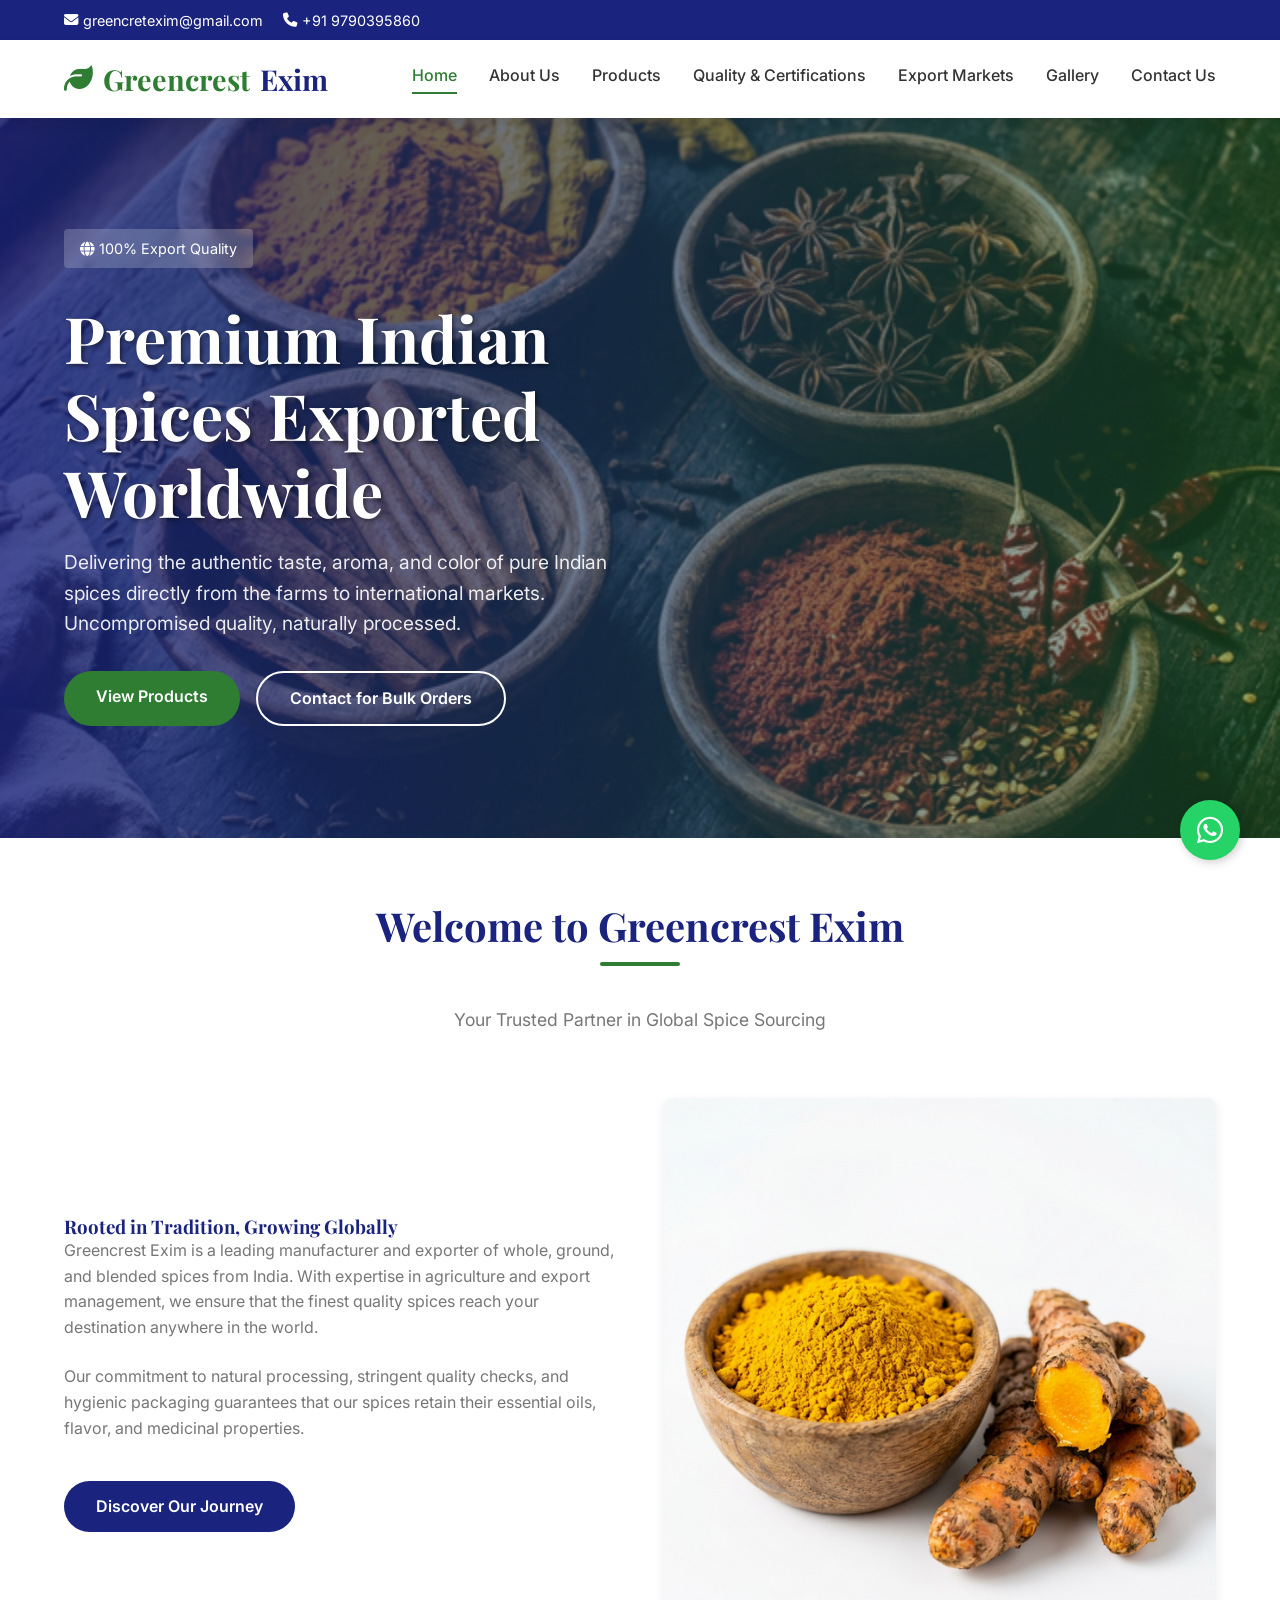
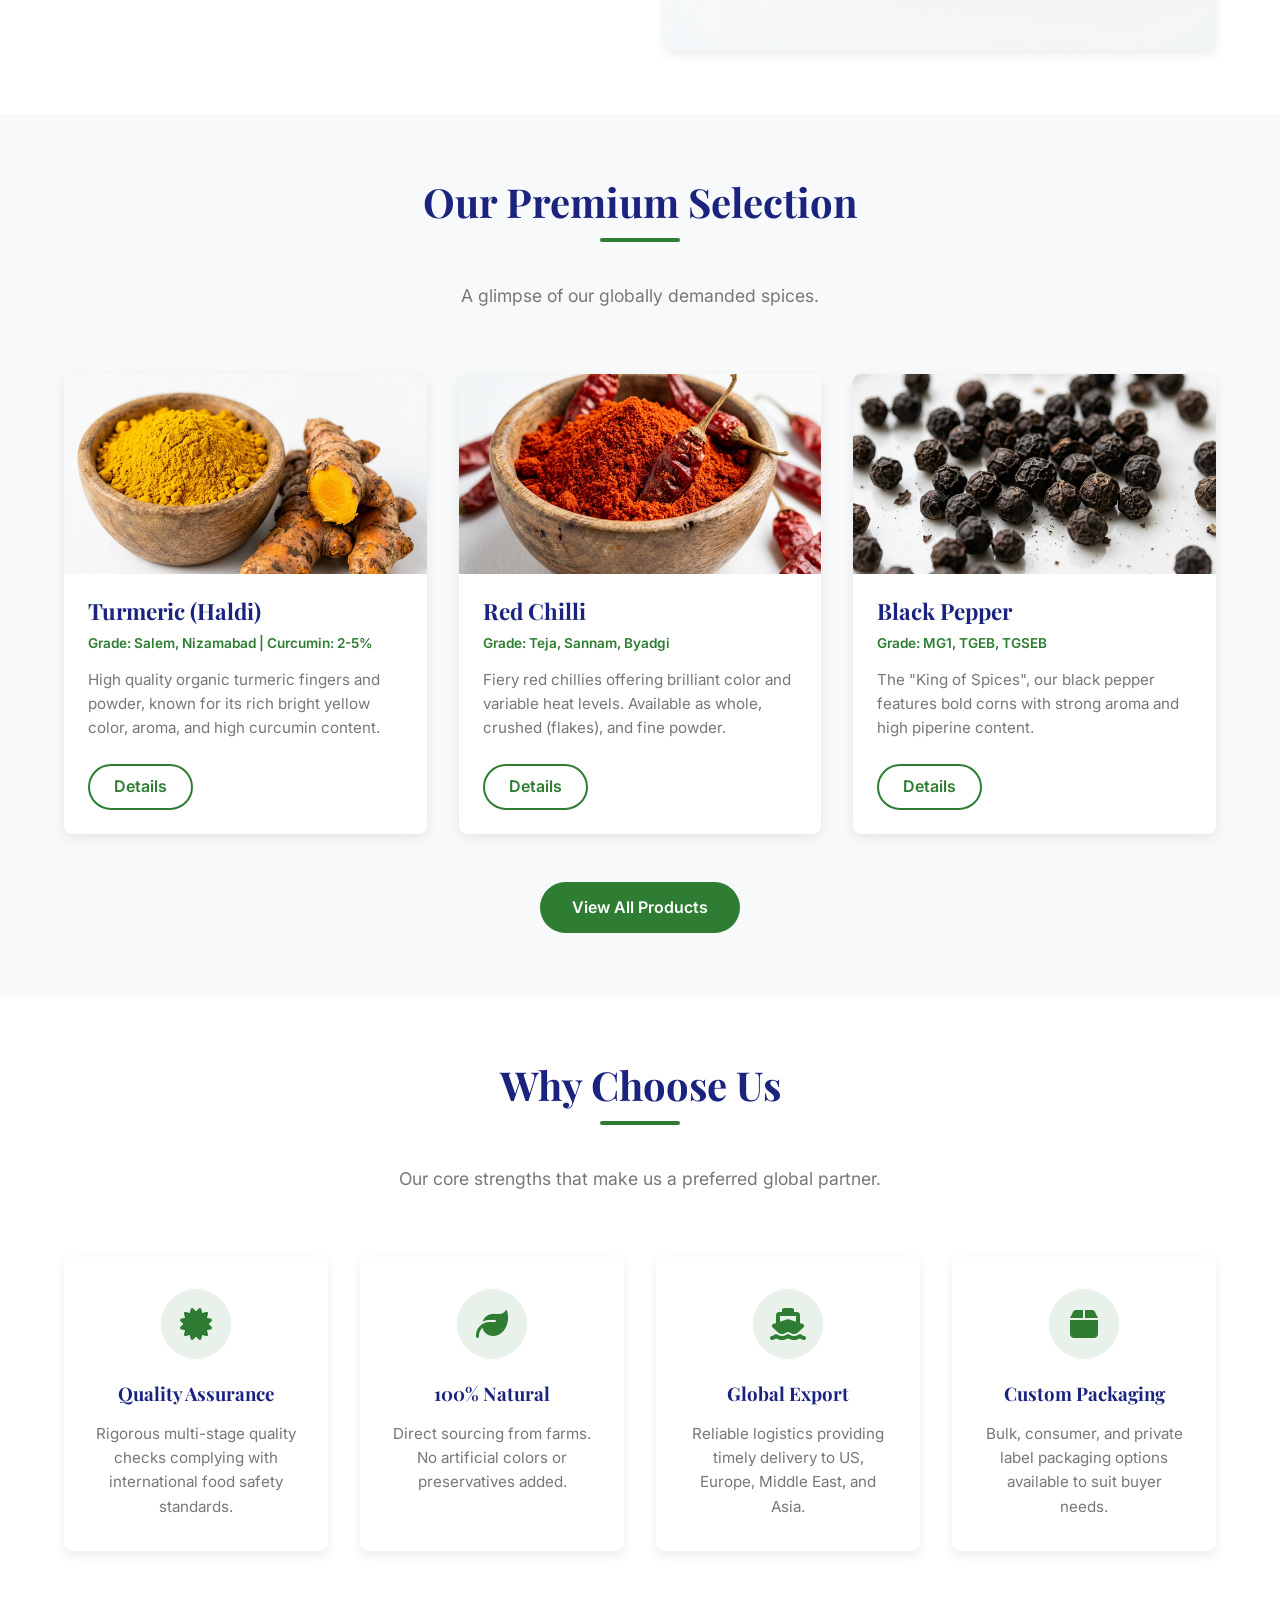
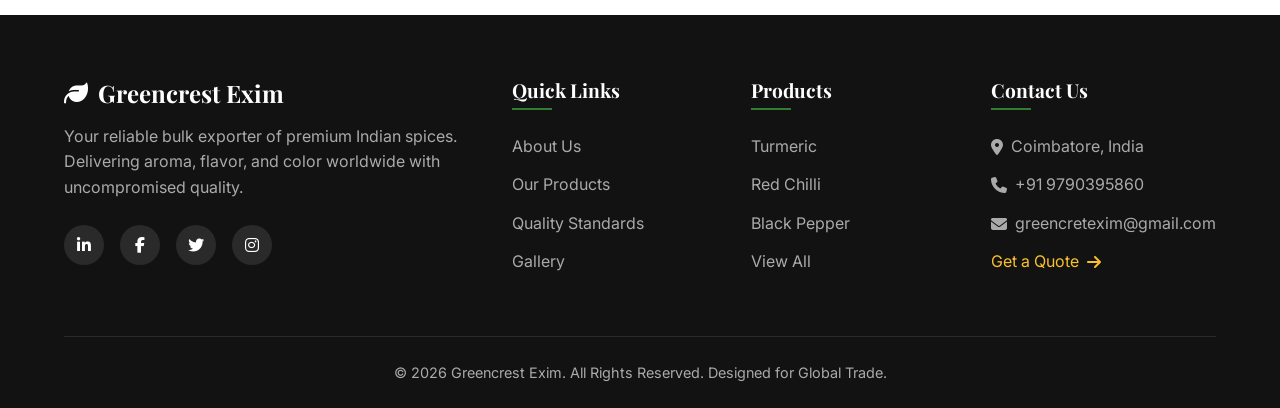
<file: index.html>
<!DOCTYPE html>
<html lang="en">
<head>
    <meta charset="UTF-8">
    <meta name="viewport" content="width=device-width, initial-scale=1.0">
    <title>Greencrest Exim | Premium Indian Spices Exported Worldwide</title>
    <meta name="description" content="Greencrest Exim exports high-quality, organic, and premium Indian spices to international markets including Turmeric, Chilli, and Black Pepper.">
    <!-- Google Fonts -->
    <link rel="preconnect" href="https://fonts.googleapis.com">
    <link rel="preconnect" href="https://fonts.gstatic.com" crossorigin>
    <link href="https://fonts.googleapis.com/css2?family=Inter:wght@300;400;500;600&family=Playfair+Display:wght@600;700&display=swap" rel="stylesheet">
    <!-- Font Awesome for Icons -->
    <link rel="stylesheet" href="https://cdnjs.cloudflare.com/ajax/libs/font-awesome/6.4.0/css/all.min.css">
    <!-- Custom CSS -->
    <link rel="stylesheet" href="css/style.css">
</head>
<body>

    <!-- Top Bar -->
    <div class="top-bar">
        <div class="container">
            <div class="top-bar-info">
                <span><i class="fas fa-envelope"></i> greencretexim@gmail.com</span>
                <span><i class="fas fa-phone"></i> +91 9790395860</span>
            </div>
        </div>
    </div>

    <!-- Header / Navigation -->
    <header class="header">
        <div class="container nav-container">
            <a href="index.html" class="logo">
                <i class="fas fa-leaf"></i>
                Greencrest <span>Exim</span>
            </a>
            
            <button class="mobile-menu-btn">
                <i class="fas fa-bars"></i>
            </button>

            <nav class="nav-links">
                <a href="index.html" class="active">Home</a>
                <a href="about.html">About Us</a>
                <a href="products.html">Products</a>
                <a href="quality.html">Quality & Certifications</a>
                <a href="markets.html">Export Markets</a>
                <a href="gallery.html">Gallery</a>
                <a href="contact.html">Contact Us</a>
            </nav>
        </div>
    </header>

    <!-- Hero Section -->
    <section class="hero" style="background-image: url('images/hero.png');">
        <div class="container">
            <div class="hero-content">
                <div class="hero-tags">
                    <span class="hero-tag"><i class="fas fa-globe text-accent"></i> 100% Export Quality</span>
                </div>
                <h1>Premium Indian Spices Exported Worldwide</h1>
                <p>Delivering the authentic taste, aroma, and color of pure Indian spices directly from the farms to international markets. Uncompromised quality, naturally processed.</p>
                <div style="display: flex; gap: 1rem;">
                    <a href="products.html" class="btn btn-primary">View Products</a>
                    <a href="contact.html" class="btn btn-outline" style="color: white; border-color: white;">Contact for Bulk Orders</a>
                </div>
            </div>
        </div>
    </section>

    <!-- Introduction Section -->
    <section class="section">
        <div class="container">
            <h2 class="section-title">Welcome to Greencrest Exim</h2>
            <p class="section-subtitle">Your Trusted Partner in Global Spice Sourcing</p>
            
            <div class="about-content" style="margin-top: 3rem;">
                <div class="about-text">
                    <h3>Rooted in Tradition, Growing Globally</h3>
                    <p>Greencrest Exim is a leading manufacturer and exporter of whole, ground, and blended spices from India. With expertise in agriculture and export management, we ensure that the finest quality spices reach your destination anywhere in the world.</p>
                    <p>Our commitment to natural processing, stringent quality checks, and hygienic packaging guarantees that our spices retain their essential oils, flavor, and medicinal properties.</p>
                    <a href="about.html" class="btn btn-secondary" style="margin-top: 1rem;">Discover Our Journey</a>
                </div>
                <div class="about-image">
                    <!-- Wait, I need a general image here, let's use turmeric image for now -->
                    <img src="images/turmeric.png" alt="Spice Export Operations" style="width: 100%; border-radius: 8px;">
                </div>
            </div>
        </div>
    </section>

    <!-- Featured Products Section -->
    <section class="section bg-light">
        <div class="container">
            <h2 class="section-title">Our Premium Selection</h2>
            <p class="section-subtitle">A glimpse of our globally demanded spices.</p>

            <div class="product-grid" style="margin-top: 3rem;">
                <!-- Product 1 -->
                <div class="product-card">
                    <div class="product-img">
                        <img src="images/turmeric.png" alt="Turmeric Finger & Powder">
                    </div>
                    <div class="product-info">
                        <h3>Turmeric (Haldi)</h3>
                        <span class="product-grade">Grade: Salem, Nizamabad | Curcumin: 2-5%</span>
                        <p>High quality organic turmeric fingers and powder, known for its rich bright yellow color, aroma, and high curcumin content.</p>
                        <a href="products.html" class="btn btn-outline" style="align-self: flex-start; padding: 0.5rem 1.5rem;">Details</a>
                    </div>
                </div>

                <!-- Product 2 -->
                <div class="product-card">
                    <div class="product-img">
                        <img src="images/red_chilli.png" alt="Red Chilli">
                    </div>
                    <div class="product-info">
                        <h3>Red Chilli</h3>
                        <span class="product-grade">Grade: Teja, Sannam, Byadgi</span>
                        <p>Fiery red chillies offering brilliant color and variable heat levels. Available as whole, crushed (flakes), and fine powder.</p>
                        <a href="products.html" class="btn btn-outline" style="align-self: flex-start; padding: 0.5rem 1.5rem;">Details</a>
                    </div>
                </div>

                <!-- Product 3 -->
                <div class="product-card">
                    <div class="product-img">
                        <img src="images/black_pepper.png" alt="Black Pepper">
                    </div>
                    <div class="product-info">
                        <h3>Black Pepper</h3>
                        <span class="product-grade">Grade: MG1, TGEB, TGSEB</span>
                        <p>The "King of Spices", our black pepper features bold corns with strong aroma and high piperine content.</p>
                        <a href="products.html" class="btn btn-outline" style="align-self: flex-start; padding: 0.5rem 1.5rem;">Details</a>
                    </div>
                </div>
            </div>
            
            <div class="text-center" style="margin-top: 3rem;">
                <a href="products.html" class="btn btn-primary">View All Products</a>
            </div>
        </div>
    </section>

    <!-- Why Choose Us -->
    <section class="section">
        <div class="container">
            <h2 class="section-title">Why Choose Us</h2>
            <p class="section-subtitle">Our core strengths that make us a preferred global partner.</p>

            <div class="features-grid" style="margin-top: 3rem;">
                <div class="feature-card">
                    <div class="feature-icon"><i class="fas fa-certificate"></i></div>
                    <h3>Quality Assurance</h3>
                    <p>Rigorous multi-stage quality checks complying with international food safety standards.</p>
                </div>
                <div class="feature-card">
                    <div class="feature-icon"><i class="fas fa-leaf"></i></div>
                    <h3>100% Natural</h3>
                    <p>Direct sourcing from farms. No artificial colors or preservatives added.</p>
                </div>
                <div class="feature-card">
                    <div class="feature-icon"><i class="fas fa-ship"></i></div>
                    <h3>Global Export</h3>
                    <p>Reliable logistics providing timely delivery to US, Europe, Middle East, and Asia.</p>
                </div>
                <div class="feature-card">
                    <div class="feature-icon"><i class="fas fa-box"></i></div>
                    <h3>Custom Packaging</h3>
                    <p>Bulk, consumer, and private label packaging options available to suit buyer needs.</p>
                </div>
            </div>
        </div>
    </section>

    <!-- Footer -->
    <footer class="footer">
        <div class="container">
            <div class="footer-grid">
                <div class="footer-about">
                    <h3><i class="fas fa-leaf"></i> Greencrest Exim</h3>
                    <p>Your reliable bulk exporter of premium Indian spices. Delivering aroma, flavor, and color worldwide with uncompromised quality.</p>
                    <div class="social-links">
                        <a href="#"><i class="fab fa-linkedin-in"></i></a>
                        <a href="#"><i class="fab fa-facebook-f"></i></a>
                        <a href="#"><i class="fab fa-twitter"></i></a>
                        <a href="#"><i class="fab fa-instagram"></i></a>
                    </div>
                </div>
                <div class="footer-links">
                    <h4>Quick Links</h4>
                    <ul>
                        <li><a href="about.html">About Us</a></li>
                        <li><a href="products.html">Our Products</a></li>
                        <li><a href="quality.html">Quality Standards</a></li>
                        <li><a href="gallery.html">Gallery</a></li>
                    </ul>
                </div>
                <div class="footer-links">
                    <h4>Products</h4>
                    <ul>
                        <li><a href="products.html">Turmeric</a></li>
                        <li><a href="products.html">Red Chilli</a></li>
                        <li><a href="products.html">Black Pepper</a></li>
                        <li><a href="products.html">View All</a></li>
                    </ul>
                </div>
                <div class="footer-links">
                    <h4>Contact Us</h4>
                    <ul>
                        <li><a href="#"><i class="fas fa-map-marker-alt"></i> Coimbatore, India</a></li>
                        <li><a href="#"><i class="fas fa-phone"></i> +91 9790395860</a></li>
                        <li><a href="#"><i class="fas fa-envelope"></i> greencretexim@gmail.com</a></li>
                        <li><a href="contact.html" style="color: var(--accent); margin-top: 10px;">Get a Quote <i class="fas fa-arrow-right"></i></a></li>
                    </ul>
                </div>
            </div>
            <div class="footer-bottom">
                <p>&copy; 2026 Greencrest Exim. All Rights Reserved. Designed for Global Trade.</p>
            </div>
        </div>
    </footer>

    <!-- WhatsApp Floating Button -->
    <a href="https://wa.me/919790395860" class="whatsapp-float" target="_blank" title="Contact us on WhatsApp">
        <i class="fab fa-whatsapp"></i>
    </a>

    <!-- JS Scripts -->
    <script src="js/main.js"></script>
</body>
</html>
</file>
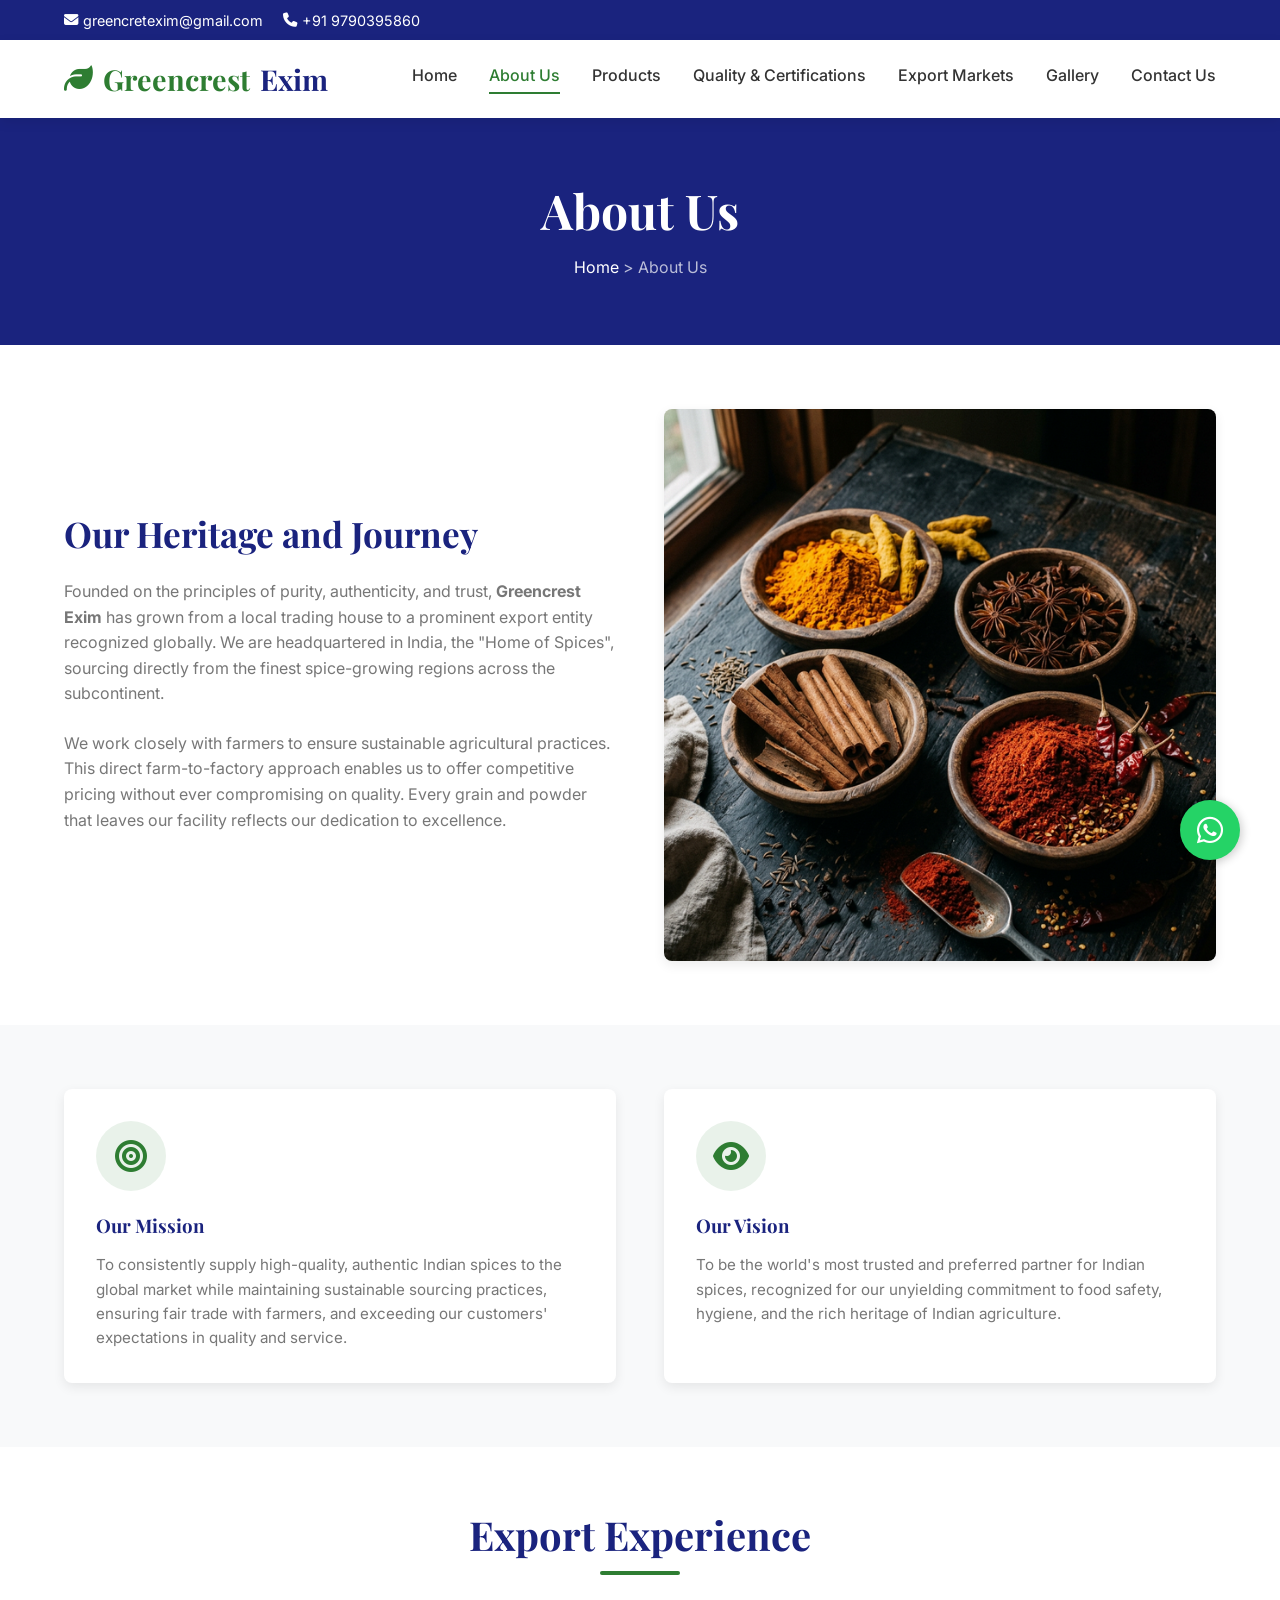
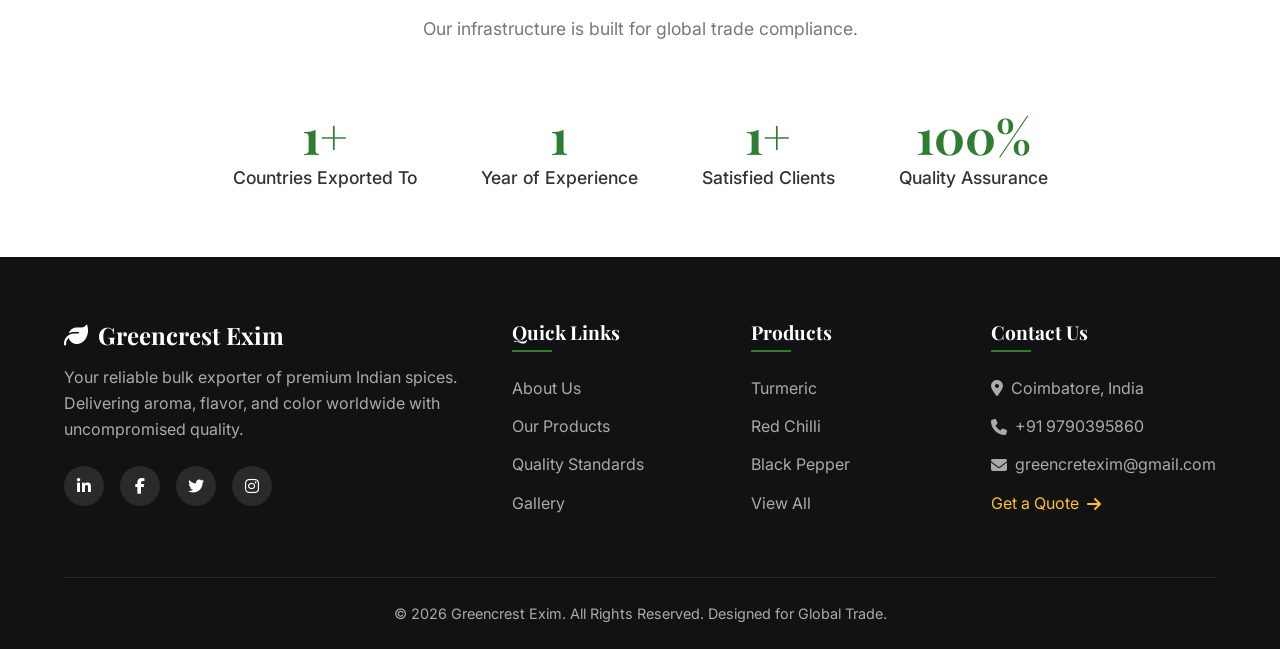
<file: about.html>
<!DOCTYPE html>
<html lang="en">

<head>
    <meta charset="UTF-8">
    <meta name="viewport" content="width=device-width, initial-scale=1.0">
    <title>About Us | Greencrest Exim</title>
    <!-- Google Fonts -->
    <link rel="preconnect" href="https://fonts.googleapis.com">
    <link rel="preconnect" href="https://fonts.gstatic.com" crossorigin>
    <link
        href="https://fonts.googleapis.com/css2?family=Inter:wght@300;400;500;600&family=Playfair+Display:wght@600;700&display=swap"
        rel="stylesheet">
    <!-- Font Awesome for Icons -->
    <link rel="stylesheet" href="https://cdnjs.cloudflare.com/ajax/libs/font-awesome/6.4.0/css/all.min.css">
    <!-- Custom CSS -->
    <link rel="stylesheet" href="css/style.css">
</head>

<body>

    <!-- Top Bar -->
    <div class="top-bar">
        <div class="container">
            <div class="top-bar-info">
                <span><i class="fas fa-envelope"></i> greencretexim@gmail.com</span>
                <span><i class="fas fa-phone"></i> +91 9790395860</span>
            </div>
        </div>
    </div>

    <!-- Header / Navigation -->
    <header class="header">
        <div class="container nav-container">
            <a href="index.html" class="logo">
                <i class="fas fa-leaf"></i>
                Greencrest <span>Exim</span>
            </a>

            <button class="mobile-menu-btn">
                <i class="fas fa-bars"></i>
            </button>

            <nav class="nav-links">
                <a href="index.html">Home</a>
                <a href="about.html" class="active">About Us</a>
                <a href="products.html">Products</a>
                <a href="quality.html">Quality & Certifications</a>
                <a href="markets.html">Export Markets</a>
                <a href="gallery.html">Gallery</a>
                <a href="contact.html">Contact Us</a>
            </nav>
        </div>
    </header>

    <!-- Page Header -->
    <section class="page-header">
        <div class="container">
            <h1>About Us</h1>
            <div class="breadcrumbs">
                <a href="index.html">Home</a> &gt; About Us
            </div>
        </div>
    </section>

    <!-- Company Story -->
    <section class="section">
        <div class="container">
            <div class="about-content">
                <div class="about-text">
                    <h2>Our Heritage and Journey</h2>
                    <p>Founded on the principles of purity, authenticity, and trust, <strong>Greencrest Exim</strong>
                        has grown from a local trading house to a prominent export entity recognized globally. We are
                        headquartered in India, the "Home of Spices", sourcing directly from the finest spice-growing
                        regions across the subcontinent.</p>
                    <p>We work closely with farmers to ensure sustainable agricultural practices. This direct
                        farm-to-factory approach enables us to offer competitive pricing without ever compromising on
                        quality. Every grain and powder that leaves our facility reflects our dedication to excellence.
                    </p>
                </div>
                <div class="about-image">
                    <img src="images/hero.png" alt="Spice Sourcing Operations" style="width: 100%; border-radius: 8px;">
                </div>
            </div>
        </div>
    </section>

    <!-- Mission & Vision -->
    <section class="section bg-light">
        <div class="container">
            <div style="display: grid; grid-template-columns: repeat(auto-fit, minmax(300px, 1fr)); gap: 3rem;">
                <div class="feature-card" style="text-align: left;">
                    <div class="feature-icon" style="margin: 0 0 1.5rem 0;"><i class="fas fa-bullseye"></i></div>
                    <h3>Our Mission</h3>
                    <p>To consistently supply high-quality, authentic Indian spices to the global market while
                        maintaining sustainable sourcing practices, ensuring fair trade with farmers, and exceeding our
                        customers' expectations in quality and service.</p>
                </div>
                <div class="feature-card" style="text-align: left;">
                    <div class="feature-icon" style="margin: 0 0 1.5rem 0;"><i class="fas fa-eye"></i></div>
                    <h3>Our Vision</h3>
                    <p>To be the world's most trusted and preferred partner for Indian spices, recognized for our
                        unyielding commitment to food safety, hygiene, and the rich heritage of Indian agriculture.</p>
                </div>
            </div>
        </div>
    </section>

    <!-- Export Experience -->
    <section class="section">
        <div class="container text-center">
            <h2 class="section-title">Export Experience</h2>
            <p class="section-subtitle">Our infrastructure is built for global trade compliance.</p>

            <div style="display: flex; justify-content: center; gap: 4rem; flex-wrap: wrap; margin-top: 3rem;">
                <div>
                    <h3 style="font-size: 3rem; color: var(--primary);">1+</h3>
                    <p style="font-weight: 500; font-size: 1.1rem;">Countries Exported To</p>
                </div>
                <div>
                    <h3 style="font-size: 3rem; color: var(--primary);">1</h3>
                    <p style="font-weight: 500; font-size: 1.1rem;">Year of Experience</p>
                </div>
                <div>
                    <h3 style="font-size: 3rem; color: var(--primary);">1+</h3>
                    <p style="font-weight: 500; font-size: 1.1rem;">Satisfied Clients</p>
                </div>
                <div>
                    <h3 style="font-size: 3rem; color: var(--primary);">100%</h3>
                    <p style="font-weight: 500; font-size: 1.1rem;">Quality Assurance</p>
                </div>
            </div>
        </div>
    </section>

    <!-- Footer -->
    <footer class="footer">
        <div class="container">
            <div class="footer-grid">
                <div class="footer-about">
                    <h3><i class="fas fa-leaf"></i> Greencrest Exim</h3>
                    <p>Your reliable bulk exporter of premium Indian spices. Delivering aroma, flavor, and color
                        worldwide with uncompromised quality.</p>
                    <div class="social-links">
                        <a href="#"><i class="fab fa-linkedin-in"></i></a>
                        <a href="#"><i class="fab fa-facebook-f"></i></a>
                        <a href="#"><i class="fab fa-twitter"></i></a>
                        <a href="#"><i class="fab fa-instagram"></i></a>
                    </div>
                </div>
                <div class="footer-links">
                    <h4>Quick Links</h4>
                    <ul>
                        <li><a href="about.html">About Us</a></li>
                        <li><a href="products.html">Our Products</a></li>
                        <li><a href="quality.html">Quality Standards</a></li>
                        <li><a href="gallery.html">Gallery</a></li>
                    </ul>
                </div>
                <div class="footer-links">
                    <h4>Products</h4>
                    <ul>
                        <li><a href="products.html">Turmeric</a></li>
                        <li><a href="products.html">Red Chilli</a></li>
                        <li><a href="products.html">Black Pepper</a></li>
                        <li><a href="products.html">View All</a></li>
                    </ul>
                </div>
                <div class="footer-links">
                    <h4>Contact Us</h4>
                    <ul>
                        <li><a href="#"><i class="fas fa-map-marker-alt"></i> Coimbatore, India</a></li>
                        <li><a href="#"><i class="fas fa-phone"></i> +91 9790395860</a></li>
                        <li><a href="#"><i class="fas fa-envelope"></i> greencretexim@gmail.com</a></li>
                        <li><a href="contact.html" style="color: var(--accent); margin-top: 10px;">Get a Quote <i
                                    class="fas fa-arrow-right"></i></a></li>
                    </ul>
                </div>
            </div>
            <div class="footer-bottom">
                <p>&copy; 2026 Greencrest Exim. All Rights Reserved. Designed for Global Trade.</p>
            </div>
        </div>
    </footer>

    <!-- WhatsApp Floating Button -->
    <a href="https://wa.me/919790395860" class="whatsapp-float" target="_blank" title="Contact us on WhatsApp">
        <i class="fab fa-whatsapp"></i>
    </a>

    <!-- JS Scripts -->
    <script src="js/main.js"></script>
</body>

</html>
</file>
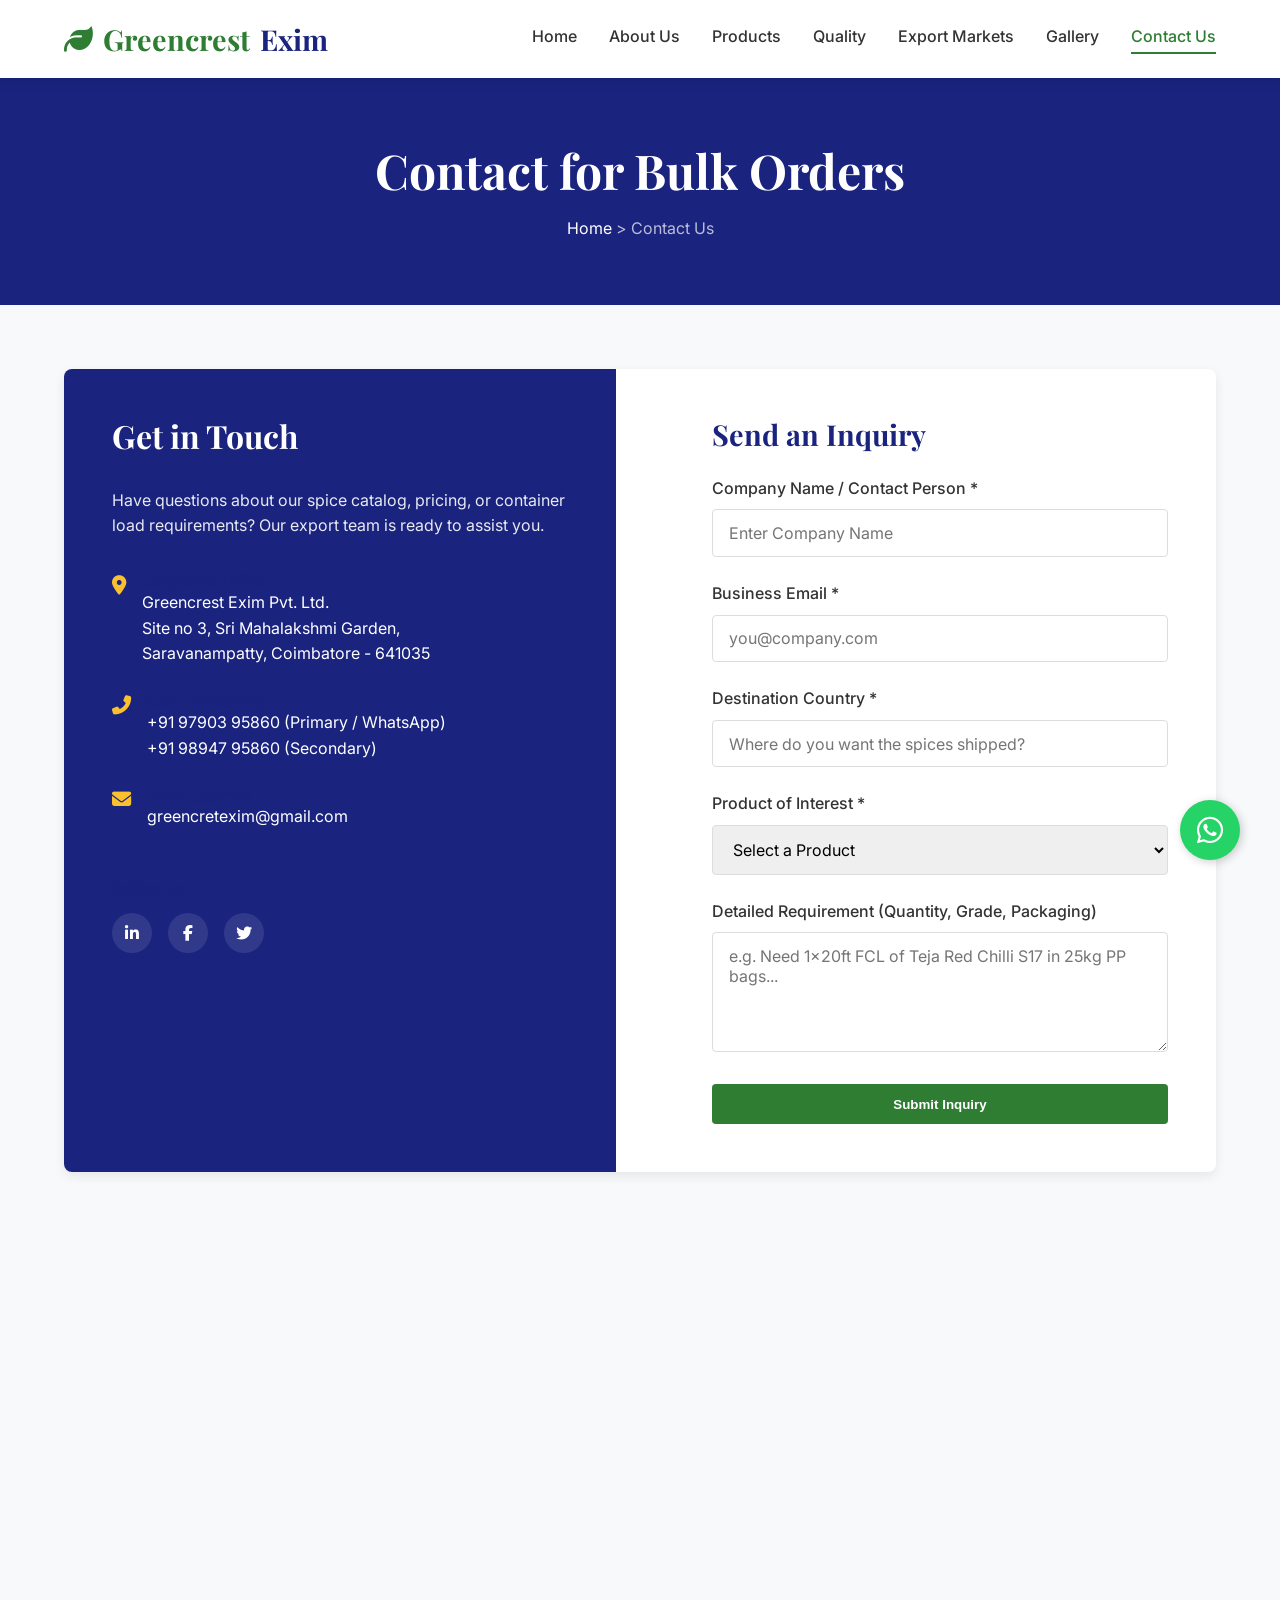
<file: contact.html>
<!DOCTYPE html>
<html lang="en">

<head>
    <meta charset="UTF-8">
    <meta name="viewport" content="width=device-width, initial-scale=1.0">
    <title>Contact Us | Greencrest Exim</title>
    <!-- Google Fonts -->
    <link rel="preconnect" href="https://fonts.googleapis.com">
    <link rel="preconnect" href="https://fonts.gstatic.com" crossorigin>
    <link
        href="https://fonts.googleapis.com/css2?family=Inter:wght@300;400;500;600&family=Playfair+Display:wght@600;700&display=swap"
        rel="stylesheet">
    <!-- Font Awesome for Icons -->
    <link rel="stylesheet" href="https://cdnjs.cloudflare.com/ajax/libs/font-awesome/6.4.0/css/all.min.css">
    <!-- Custom CSS -->
    <link rel="stylesheet" href="css/style.css">
</head>

<body class="bg-light">

    <!-- Header / Navigation -->
    <header class="header">
        <div class="container nav-container">
            <a href="index.html" class="logo">
                <i class="fas fa-leaf"></i>
                Greencrest <span>Exim</span>
            </a>

            <button class="mobile-menu-btn">
                <i class="fas fa-bars"></i>
            </button>

            <nav class="nav-links">
                <a href="index.html">Home</a>
                <a href="about.html">About Us</a>
                <a href="products.html">Products</a>
                <a href="quality.html">Quality</a>
                <a href="markets.html">Export Markets</a>
                <a href="gallery.html">Gallery</a>
                <a href="contact.html" class="active">Contact Us</a>
            </nav>
        </div>
    </header>

    <!-- Page Header -->
    <section class="page-header">
        <div class="container">
            <h1>Contact for Bulk Orders</h1>
            <div class="breadcrumbs">
                <a href="index.html">Home</a> &gt; Contact Us
            </div>
        </div>
    </section>

    <!-- Contact Section -->
    <section class="section">
        <div class="container">
            <div class="contact-container">
                <!-- Info -->
                <div class="contact-info">
                    <h3>Get in Touch</h3>
                    <p style="margin-bottom: 2rem; opacity: 0.9;">Have questions about our spice catalog, pricing, or
                        container load requirements? Our export team is ready to assist you.</p>

                    <div class="contact-detail">
                        <i class="fas fa-map-marker-alt"></i>
                        <div>
                            <h4>Corporate Office</h4>
                            <p>Greencrest Exim Pvt. Ltd.<br>Site no 3, Sri Mahalakshmi Garden,<br>Saravanampatty, Coimbatore - 641035</p>
                        </div>
                    </div>

                    <div class="contact-detail">
                        <i class="fas fa-phone-alt"></i>
                        <div>
                            <h4>Call / WhatsApp</h4>
                            <p>+91 97903 95860 (Primary / WhatsApp)<br>+91 98947 95860 (Secondary)</p>
                        </div>
                    </div>

                    <div class="contact-detail">
                        <i class="fas fa-envelope"></i>
                        <div>
                            <h4>Email Queries</h4>
                            <p>greencretexim@gmail.com</p>
                        </div>
                    </div>

                    <div style="margin-top: 3rem;">
                        <h4>Follow Us</h4>
                        <div class="social-links" style="margin-top: 1rem;">
                            <a href="#"><i class="fab fa-linkedin-in"></i></a>
                            <a href="#"><i class="fab fa-facebook-f"></i></a>
                            <a href="#"><i class="fab fa-twitter"></i></a>
                        </div>
                    </div>
                </div>

                <!-- Form -->
                <div class="contact-form">
                    <h3 style="font-size: 1.8rem; margin-bottom: 1.5rem; color: var(--secondary);">Send an Inquiry</h3>
                    <form id="contactForm">
                        <div class="form-group">
                            <label for="name">Company Name / Contact Person *</label>
                            <input type="text" id="name" class="form-control" required placeholder="Enter Company Name">
                        </div>
                        <div class="form-group">
                            <label for="email">Business Email *</label>
                            <input type="email" id="email" class="form-control" required placeholder="you@company.com">
                        </div>
                        <div class="form-group">
                            <label for="country">Destination Country *</label>
                            <input type="text" id="country" class="form-control" required
                                placeholder="Where do you want the spices shipped?">
                        </div>
                        <div class="form-group">
                            <label for="product">Product of Interest *</label>
                            <select id="product" class="form-control" required>
                                <option value="">Select a Product</option>
                                <option value="Turmeric">Turmeric</option>
                                <option value="Red Chilli">Red Chilli</option>
                                <option value="Black Pepper">Black Pepper</option>
                                <option value="Cumin / Coriander">Cumin / Coriander</option>
                                <option value="Cardamom / Cloves">Cardamom / Cloves</option>
                                <option value="Multiple Items">Multiple Spices Container Load</option>
                            </select>
                        </div>
                        <div class="form-group">
                            <label for="message">Detailed Requirement (Quantity, Grade, Packaging)</label>
                            <textarea id="message" class="form-control" rows="4"
                                placeholder="e.g. Need 1x20ft FCL of Teja Red Chilli S17 in 25kg PP bags..."></textarea>
                        </div>
                        <button type="submit" class="btn btn-primary" style="width: 100%; border-radius: 4px;">Submit
                            Inquiry</button>
                    </form>
                </div>
            </div>
        </div>
    </section>

    <!-- Google Maps -->
    <section style="margin-top: -2rem;">
        <!-- Embedded Google Map targeting Coimbatore -->
        <iframe
            src="https://maps.google.com/maps?q=Site%20no%203,%20Sri%20Mahalakshmi%20Garden,%20Saravanampatty,%20Coimbatore%20-%20641035&t=&z=15&ie=UTF8&iwloc=&output=embed"
            width="100%" height="400" style="border:0; display:block;" allowfullscreen="" loading="lazy"
            referrerpolicy="no-referrer-when-downgrade"></iframe>
    </section>

    <!-- WhatsApp Floating Button -->
    <a href="https://wa.me/919790395860" class="whatsapp-float" target="_blank" title="Contact us on WhatsApp">
        <i class="fab fa-whatsapp"></i>
    </a>

    <!-- JS Scripts -->
    <script src="js/main.js"></script>
</body>

</html>
</file>
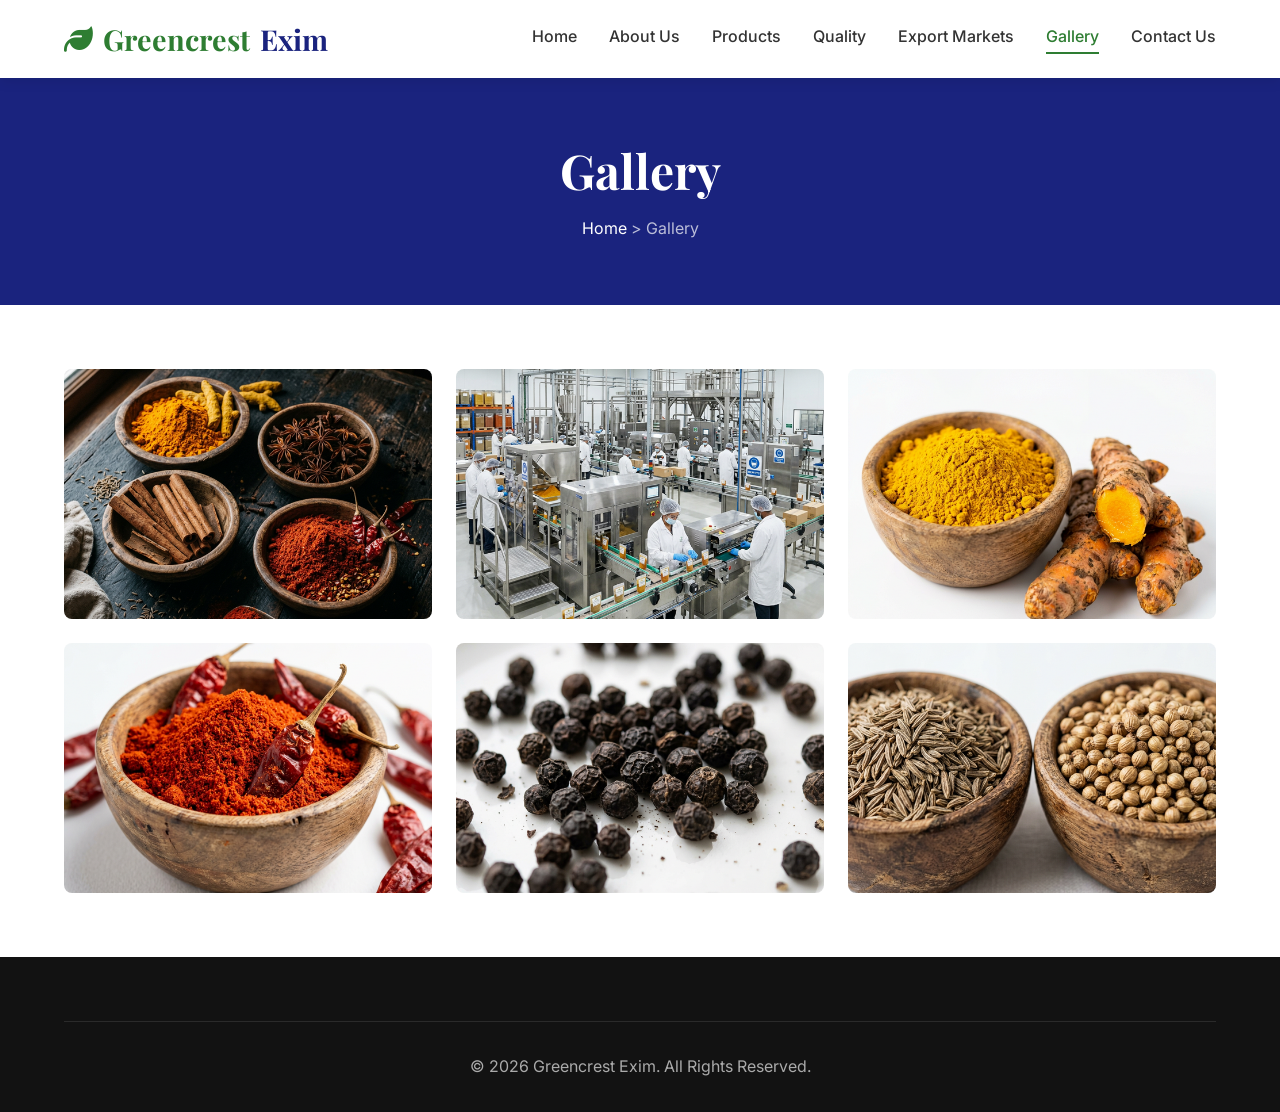
<file: gallery.html>
<!DOCTYPE html>
<html lang="en">

<head>
    <meta charset="UTF-8">
    <meta name="viewport" content="width=device-width, initial-scale=1.0">
    <title>Gallery | Greencrest Exim</title>
    <link rel="preconnect" href="https://fonts.googleapis.com">
    <link rel="preconnect" href="https://fonts.gstatic.com" crossorigin>
    <link
        href="https://fonts.googleapis.com/css2?family=Inter:wght@300;400;500;600&family=Playfair+Display:wght@600;700&display=swap"
        rel="stylesheet">
    <link rel="stylesheet" href="https://cdnjs.cloudflare.com/ajax/libs/font-awesome/6.4.0/css/all.min.css">
    <link rel="stylesheet" href="css/style.css">
</head>

<body>

    <header class="header">
        <div class="container nav-container">
            <a href="index.html" class="logo">
                <i class="fas fa-leaf"></i>
                Greencrest <span>Exim</span>
            </a>

            <button class="mobile-menu-btn">
                <i class="fas fa-bars"></i>
            </button>

            <nav class="nav-links">
                <a href="index.html">Home</a>
                <a href="about.html">About Us</a>
                <a href="products.html">Products</a>
                <a href="quality.html">Quality</a>
                <a href="markets.html">Export Markets</a>
                <a href="gallery.html" class="active">Gallery</a>
                <a href="contact.html">Contact Us</a>
            </nav>
        </div>
    </header>

    <section class="page-header">
        <div class="container">
            <h1>Gallery</h1>
            <div class="breadcrumbs">
                <a href="index.html">Home</a> &gt; Gallery
            </div>
        </div>
    </section>

    <!-- Gallery Grid -->
    <section class="section">
        <div class="container">
            <div class="gallery-grid">
                <div class="gallery-item">
                    <img src="images/hero.png" alt="Assorted Spices">
                    <div class="gallery-overlay">Premium Sourcing</div>
                </div>
                <div class="gallery-item">
                    <img src="images/packaging.png" alt="Facility">
                    <div class="gallery-overlay">Modern Packaging</div>
                </div>
                <div class="gallery-item">
                    <img src="images/turmeric.png" alt="Turmeric">
                    <div class="gallery-overlay">Haldi</div>
                </div>
                <div class="gallery-item">
                    <img src="images/red_chilli.png" alt="Chilli">
                    <div class="gallery-overlay">Lal Mirch</div>
                </div>
                <div class="gallery-item">
                    <img src="images/black_pepper.png" alt="Pepper">
                    <div class="gallery-overlay">Kaali Mirch</div>
                </div>
                <div class="gallery-item">
                    <img src="images/cumin_coriander.png" alt="Seeds">
                    <div class="gallery-overlay">Pure Seeds</div>
                </div>
            </div>
        </div>
    </section>

    <!-- Footer -->
    <footer class="footer">
        <div class="container border-top text-center"
            style="padding: 2rem 0; border-top: 1px solid rgba(255,255,255,0.1);">
            <p>&copy; 2026 Greencrest Exim. All Rights Reserved.</p>
        </div>
    </footer>
    <script src="js/main.js"></script>
</body>

</html>
</file>
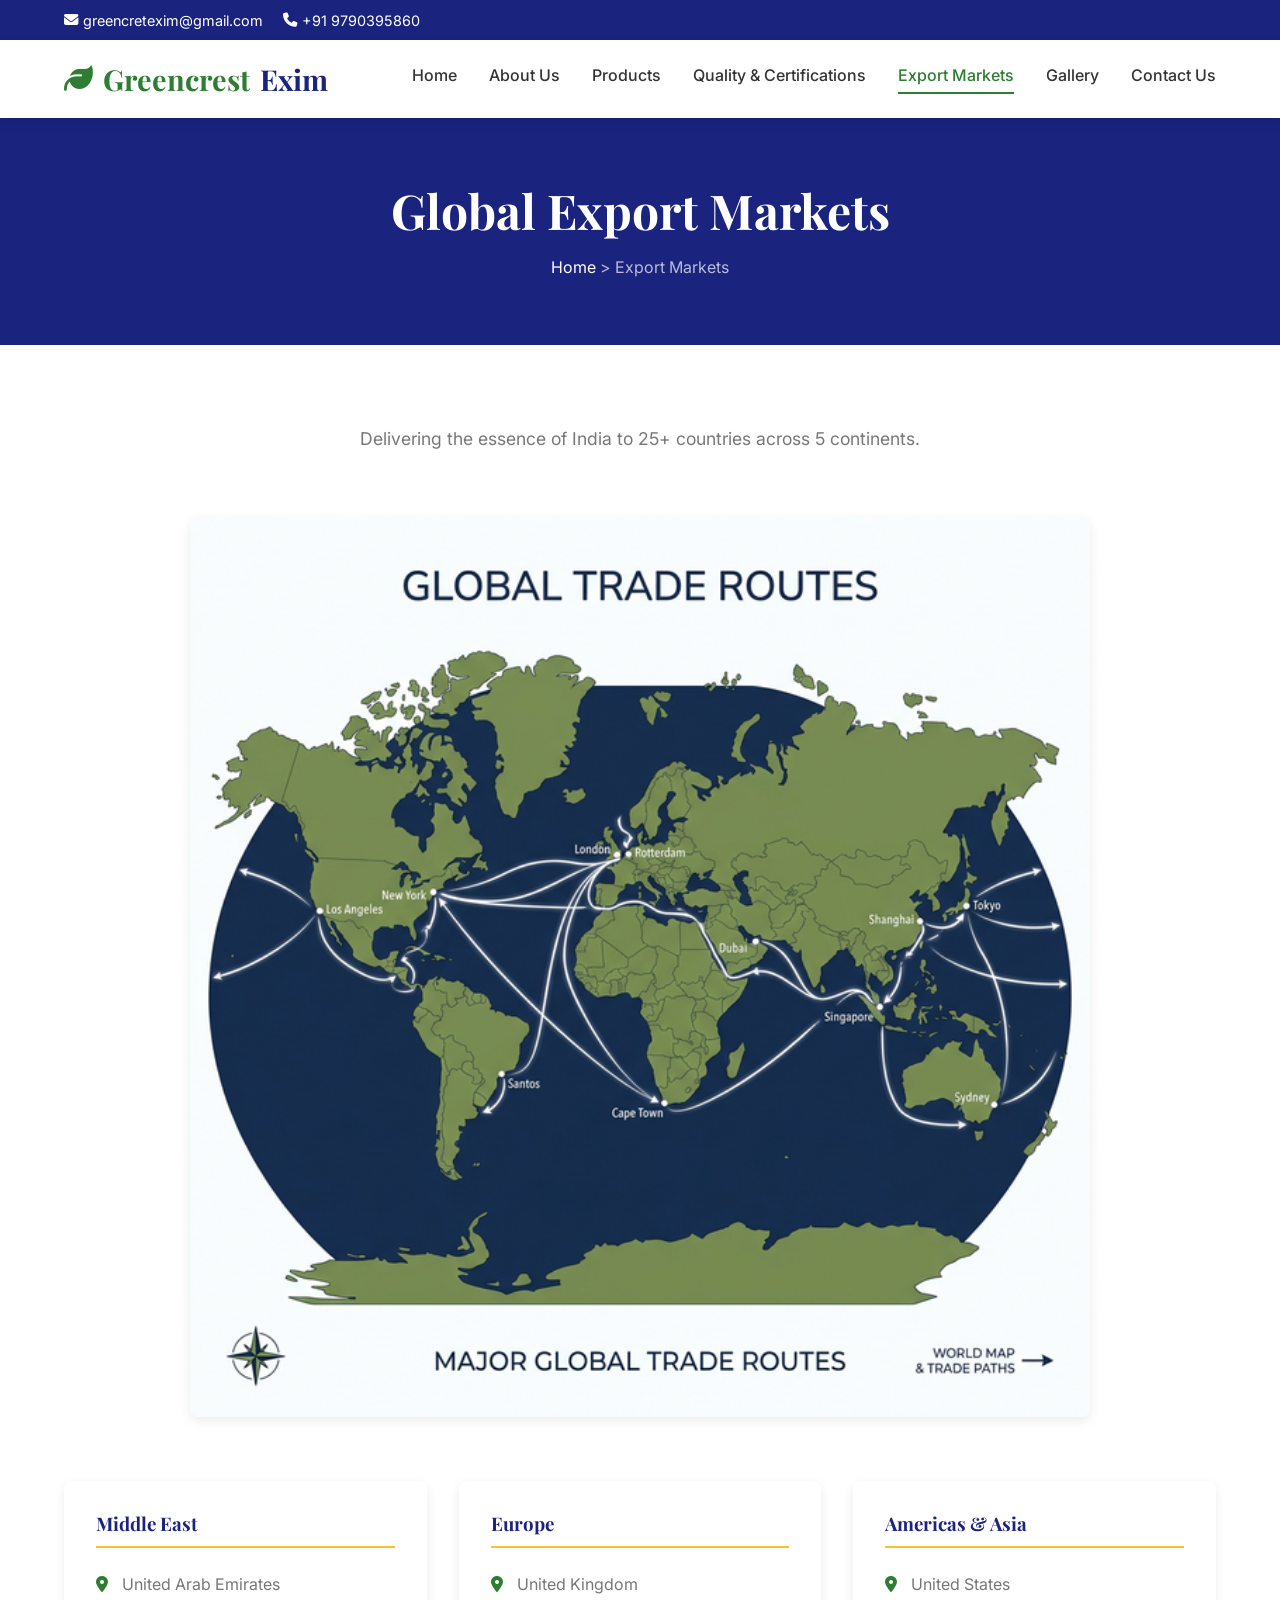
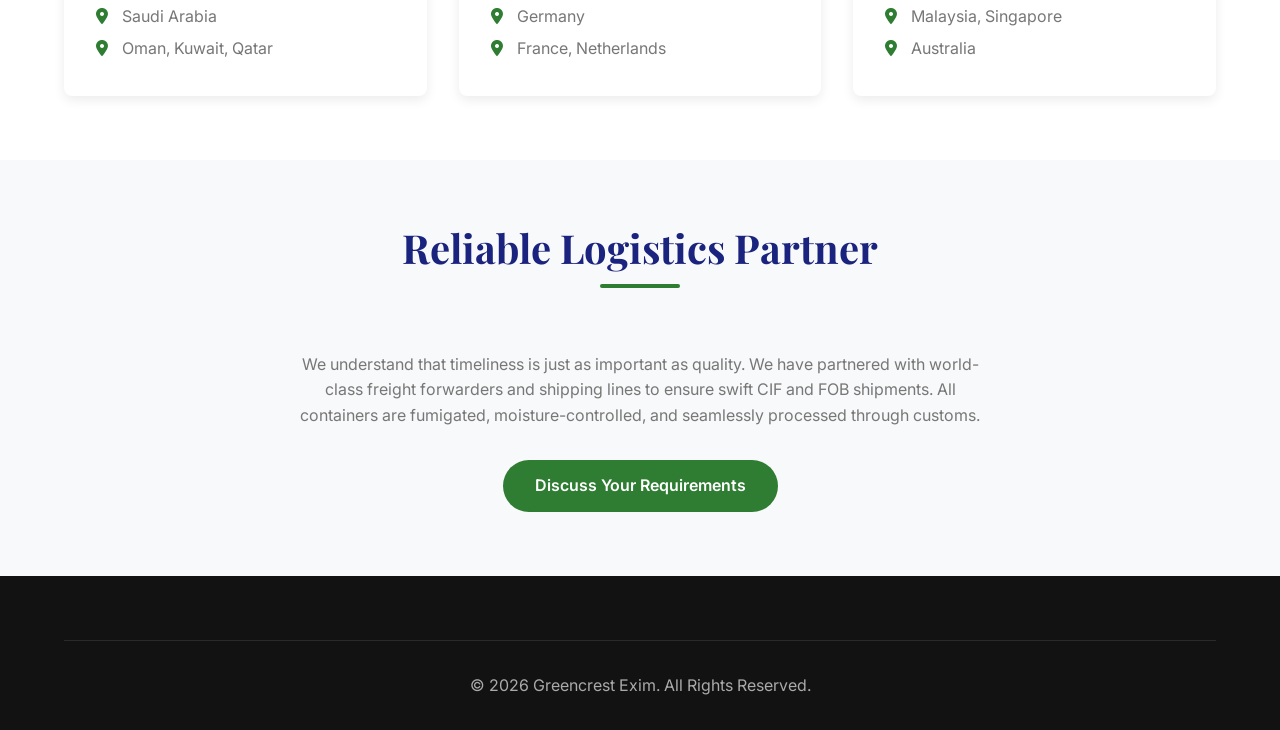
<file: markets.html>
<!DOCTYPE html>
<html lang="en">

<head>
    <meta charset="UTF-8">
    <meta name="viewport" content="width=device-width, initial-scale=1.0">
    <title>Export Markets | Greencrest Exim</title>
    <link rel="preconnect" href="https://fonts.googleapis.com">
    <link rel="preconnect" href="https://fonts.gstatic.com" crossorigin>
    <link
        href="https://fonts.googleapis.com/css2?family=Inter:wght@300;400;500;600&family=Playfair+Display:wght@600;700&display=swap"
        rel="stylesheet">
    <link rel="stylesheet" href="https://cdnjs.cloudflare.com/ajax/libs/font-awesome/6.4.0/css/all.min.css">
    <link rel="stylesheet" href="css/style.css">
</head>

<body>

    <div class="top-bar">
        <div class="container">
            <div class="top-bar-info">
                <span><i class="fas fa-envelope"></i> greencretexim@gmail.com</span>
                <span><i class="fas fa-phone"></i> +91 9790395860</span>
            </div>
        </div>
    </div>

    <header class="header">
        <div class="container nav-container">
            <a href="index.html" class="logo">
                <i class="fas fa-leaf"></i>
                Greencrest <span>Exim</span>
            </a>

            <button class="mobile-menu-btn">
                <i class="fas fa-bars"></i>
            </button>

            <nav class="nav-links">
                <a href="index.html">Home</a>
                <a href="about.html">About Us</a>
                <a href="products.html">Products</a>
                <a href="quality.html">Quality & Certifications</a>
                <a href="markets.html" class="active">Export Markets</a>
                <a href="gallery.html">Gallery</a>
                <a href="contact.html">Contact Us</a>
            </nav>
        </div>
    </header>

    <section class="page-header">
        <div class="container">
            <h1>Global Export Markets</h1>
            <div class="breadcrumbs">
                <a href="index.html">Home</a> &gt; Export Markets
            </div>
        </div>
    </section>

    <!-- Map Section -->
    <section class="section">
        <div class="container text-center">
            <p class="section-subtitle" style="margin-top: 1rem;">Delivering the essence of India to 25+ countries
                across 5 continents.</p>

            <div style="margin: 4rem auto; max-width: 900px;">
                <img src="images/map.png" alt="World Map Export Destinations"
                    style="width: 100%; border-radius: 8px; box-shadow: var(--shadow);">
            </div>

            <div class="features-grid text-left" style="margin-top: 4rem;">
                <div class="feature-card" style="text-align: left;">
                    <h3
                        style="color: var(--secondary); border-bottom: 2px solid var(--accent); padding-bottom: 10px; margin-bottom: 20px;">
                        Middle East</h3>
                    <ul style="color: var(--text-light); line-height: 2;">
                        <li><i class="fas fa-map-marker-alt text-primary" style="margin-right: 10px;"></i> United Arab
                            Emirates</li>
                        <li><i class="fas fa-map-marker-alt text-primary" style="margin-right: 10px;"></i> Saudi Arabia
                        </li>
                        <li><i class="fas fa-map-marker-alt text-primary" style="margin-right: 10px;"></i> Oman, Kuwait,
                            Qatar</li>
                    </ul>
                </div>
                <div class="feature-card" style="text-align: left;">
                    <h3
                        style="color: var(--secondary); border-bottom: 2px solid var(--accent); padding-bottom: 10px; margin-bottom: 20px;">
                        Europe</h3>
                    <ul style="color: var(--text-light); line-height: 2;">
                        <li><i class="fas fa-map-marker-alt text-primary" style="margin-right: 10px;"></i> United
                            Kingdom</li>
                        <li><i class="fas fa-map-marker-alt text-primary" style="margin-right: 10px;"></i> Germany</li>
                        <li><i class="fas fa-map-marker-alt text-primary" style="margin-right: 10px;"></i> France,
                            Netherlands</li>
                    </ul>
                </div>
                <div class="feature-card" style="text-align: left;">
                    <h3
                        style="color: var(--secondary); border-bottom: 2px solid var(--accent); padding-bottom: 10px; margin-bottom: 20px;">
                        Americas & Asia</h3>
                    <ul style="color: var(--text-light); line-height: 2;">
                        <li><i class="fas fa-map-marker-alt text-primary" style="margin-right: 10px;"></i> United States
                        </li>
                        <li><i class="fas fa-map-marker-alt text-primary" style="margin-right: 10px;"></i> Malaysia,
                            Singapore</li>
                        <li><i class="fas fa-map-marker-alt text-primary" style="margin-right: 10px;"></i> Australia
                        </li>
                    </ul>
                </div>
            </div>
        </div>
    </section>

    <!-- Logistics -->
    <section class="section bg-light">
        <div class="container text-center">
            <h2 class="section-title">Reliable Logistics Partner</h2>
            <p style="max-width: 700px; margin: 0 auto; color: var(--text-light);">We understand that timeliness is just
                as important as quality. We have partnered with world-class freight forwarders and shipping lines to
                ensure swift CIF and FOB shipments. All containers are fumigated, moisture-controlled, and seamlessly
                processed through customs.</p>
            <a href="contact.html" class="btn btn-primary" style="margin-top: 2rem;">Discuss Your Requirements</a>
        </div>
    </section>

    <!-- Footer -->
    <footer class="footer">
        <div class="container border-top text-center"
            style="padding: 2rem 0; border-top: 1px solid rgba(255,255,255,0.1);">
            <p>&copy; 2026 Greencrest Exim. All Rights Reserved.</p>
        </div>
    </footer>
    <script src="js/main.js"></script>
</body>

</html>
</file>
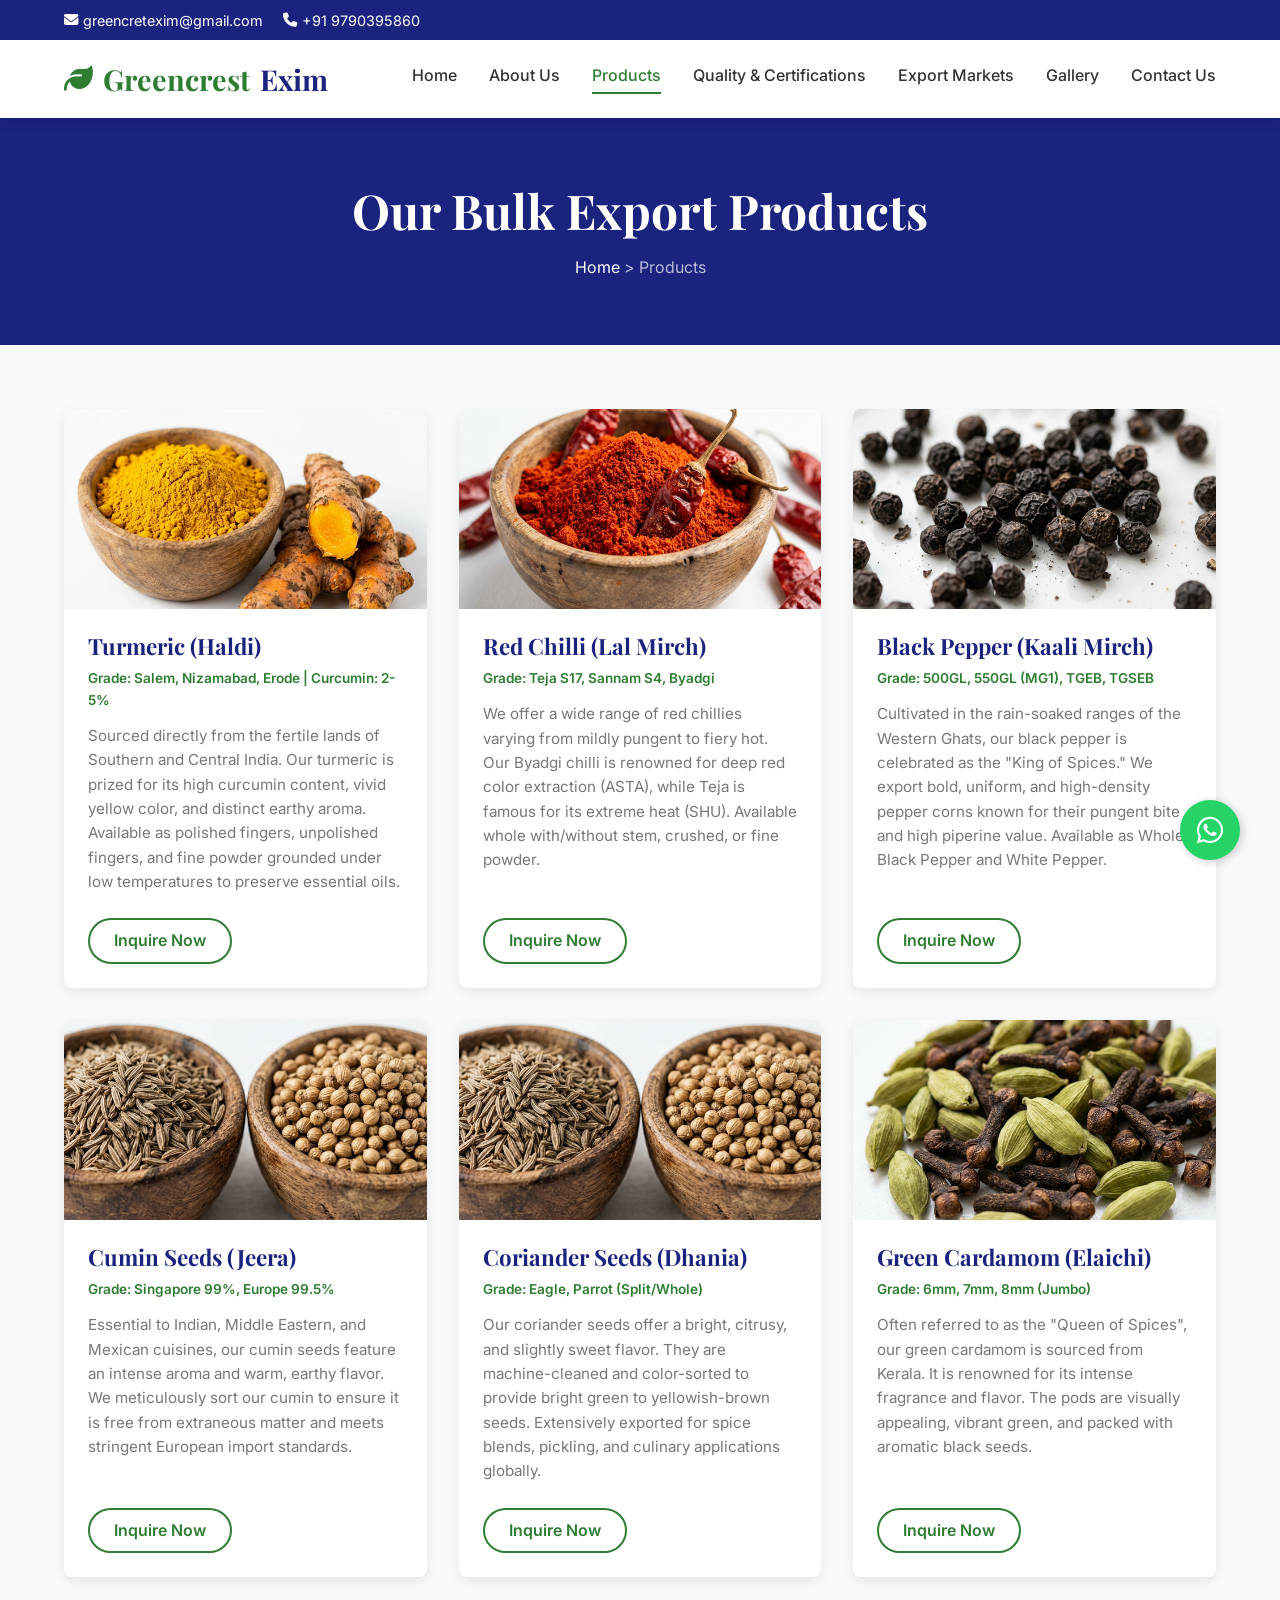
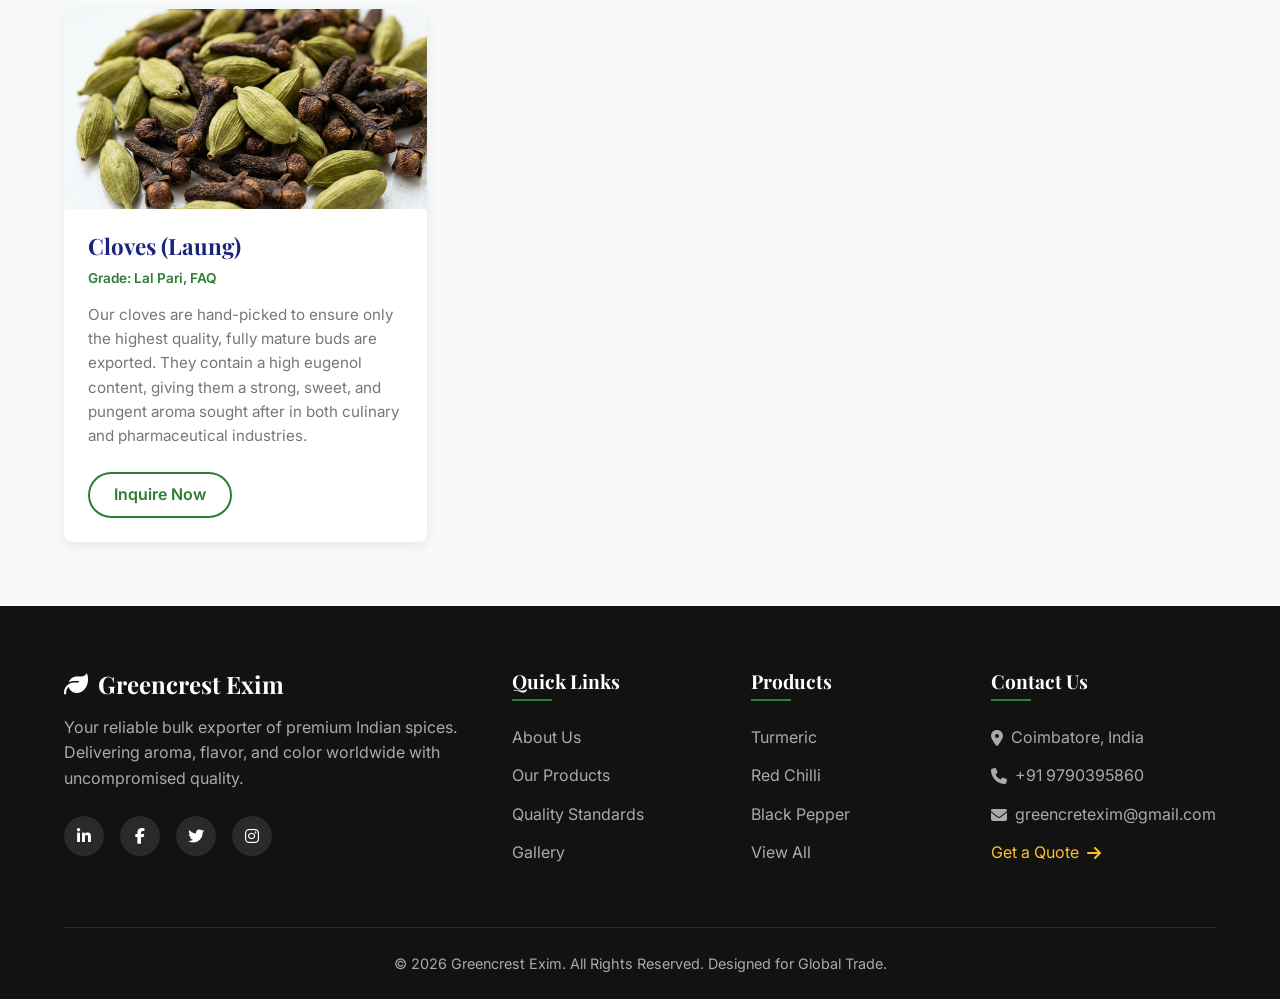
<file: products.html>
<!DOCTYPE html>
<html lang="en">

<head>
    <meta charset="UTF-8">
    <meta name="viewport" content="width=device-width, initial-scale=1.0">
    <title>Our Products | Greencrest Exim</title>
    <!-- Google Fonts -->
    <link rel="preconnect" href="https://fonts.googleapis.com">
    <link rel="preconnect" href="https://fonts.gstatic.com" crossorigin>
    <link
        href="https://fonts.googleapis.com/css2?family=Inter:wght@300;400;500;600&family=Playfair+Display:wght@600;700&display=swap"
        rel="stylesheet">
    <!-- Font Awesome for Icons -->
    <link rel="stylesheet" href="https://cdnjs.cloudflare.com/ajax/libs/font-awesome/6.4.0/css/all.min.css">
    <!-- Custom CSS -->
    <link rel="stylesheet" href="css/style.css">
</head>

<body>

    <!-- Top Bar -->
    <div class="top-bar">
        <div class="container">
            <div class="top-bar-info">
                <span><i class="fas fa-envelope"></i> greencretexim@gmail.com</span>
                <span><i class="fas fa-phone"></i> +91 9790395860</span>
            </div>
        </div>
    </div>

    <!-- Header / Navigation -->
    <header class="header">
        <div class="container nav-container">
            <a href="index.html" class="logo">
                <i class="fas fa-leaf"></i>
                Greencrest <span>Exim</span>
            </a>

            <button class="mobile-menu-btn">
                <i class="fas fa-bars"></i>
            </button>

            <nav class="nav-links">
                <a href="index.html">Home</a>
                <a href="about.html">About Us</a>
                <a href="products.html" class="active">Products</a>
                <a href="quality.html">Quality & Certifications</a>
                <a href="markets.html">Export Markets</a>
                <a href="gallery.html">Gallery</a>
                <a href="contact.html">Contact Us</a>
            </nav>
        </div>
    </header>

    <!-- Page Header -->
    <section class="page-header">
        <div class="container">
            <h1>Our Bulk Export Products</h1>
            <div class="breadcrumbs">
                <a href="index.html">Home</a> &gt; Products
            </div>
        </div>
    </section>

    <!-- Main Products Full Grid -->
    <section class="section bg-light">
        <div class="container">
            <div class="product-grid">

                <!-- Product 1 -->
                <div class="product-card">
                    <div class="product-img">
                        <img src="images/turmeric.png" alt="Turmeric Finger & Powder">
                    </div>
                    <div class="product-info">
                        <h3>Turmeric (Haldi)</h3>
                        <span class="product-grade">Grade: Salem, Nizamabad, Erode | Curcumin: 2-5%</span>
                        <p>Sourced directly from the fertile lands of Southern and Central India. Our turmeric is prized
                            for its high curcumin content, vivid yellow color, and distinct earthy aroma. Available as
                            polished fingers, unpolished fingers, and fine powder grounded under low temperatures to
                            preserve essential oils.</p>
                        <a href="contact.html" class="btn btn-outline"
                            style="align-self: flex-start; padding: 0.5rem 1.5rem;">Inquire Now</a>
                    </div>
                </div>

                <!-- Product 2 -->
                <div class="product-card">
                    <div class="product-img">
                        <img src="images/red_chilli.png" alt="Red Chilli">
                    </div>
                    <div class="product-info">
                        <h3>Red Chilli (Lal Mirch)</h3>
                        <span class="product-grade">Grade: Teja S17, Sannam S4, Byadgi</span>
                        <p>We offer a wide range of red chillies varying from mildly pungent to fiery hot. Our Byadgi
                            chilli is renowned for deep red color extraction (ASTA), while Teja is famous for its
                            extreme heat (SHU). Available whole with/without stem, crushed, or fine powder.</p>
                        <a href="contact.html" class="btn btn-outline"
                            style="align-self: flex-start; padding: 0.5rem 1.5rem;">Inquire Now</a>
                    </div>
                </div>

                <!-- Product 3 -->
                <div class="product-card">
                    <div class="product-img">
                        <img src="images/black_pepper.png" alt="Black Pepper">
                    </div>
                    <div class="product-info">
                        <h3>Black Pepper (Kaali Mirch)</h3>
                        <span class="product-grade">Grade: 500GL, 550GL (MG1), TGEB, TGSEB</span>
                        <p>Cultivated in the rain-soaked ranges of the Western Ghats, our black pepper is celebrated as
                            the "King of Spices." We export bold, uniform, and high-density pepper corns known for their
                            pungent bite and high piperine value. Available as Whole Black Pepper and White Pepper.</p>
                        <a href="contact.html" class="btn btn-outline"
                            style="align-self: flex-start; padding: 0.5rem 1.5rem;">Inquire Now</a>
                    </div>
                </div>

                <!-- Product 4 -->
                <div class="product-card">
                    <div class="product-img">
                        <img src="images/cumin_coriander.png" alt="Cumin Seeds">
                    </div>
                    <div class="product-info">
                        <h3>Cumin Seeds (Jeera)</h3>
                        <span class="product-grade">Grade: Singapore 99%, Europe 99.5%</span>
                        <p>Essential to Indian, Middle Eastern, and Mexican cuisines, our cumin seeds feature an intense
                            aroma and warm, earthy flavor. We meticulously sort our cumin to ensure it is free from
                            extraneous matter and meets stringent European import standards.</p>
                        <a href="contact.html" class="btn btn-outline"
                            style="align-self: flex-start; padding: 0.5rem 1.5rem;">Inquire Now</a>
                    </div>
                </div>

                <!-- Product 5 -->
                <div class="product-card">
                    <div class="product-img">
                        <img src="images/cumin_coriander.png" alt="Coriander Seeds">
                    </div>
                    <div class="product-info">
                        <h3>Coriander Seeds (Dhania)</h3>
                        <span class="product-grade">Grade: Eagle, Parrot (Split/Whole)</span>
                        <p>Our coriander seeds offer a bright, citrusy, and slightly sweet flavor. They are
                            machine-cleaned and color-sorted to provide bright green to yellowish-brown seeds.
                            Extensively exported for spice blends, pickling, and culinary applications globally.</p>
                        <a href="contact.html" class="btn btn-outline"
                            style="align-self: flex-start; padding: 0.5rem 1.5rem;">Inquire Now</a>
                    </div>
                </div>

                <!-- Product 6 -->
                <div class="product-card">
                    <div class="product-img">
                        <img src="images/cloves_cardamom.png" alt="Green Cardamom">
                    </div>
                    <div class="product-info">
                        <h3>Green Cardamom (Elaichi)</h3>
                        <span class="product-grade">Grade: 6mm, 7mm, 8mm (Jumbo)</span>
                        <p>Often referred to as the "Queen of Spices", our green cardamom is sourced from Kerala. It is
                            renowned for its intense fragrance and flavor. The pods are visually appealing, vibrant
                            green, and packed with aromatic black seeds.</p>
                        <a href="contact.html" class="btn btn-outline"
                            style="align-self: flex-start; padding: 0.5rem 1.5rem;">Inquire Now</a>
                    </div>
                </div>

                <!-- Product 7 -->
                <div class="product-card">
                    <div class="product-img">
                        <img src="images/cloves_cardamom.png" alt="Cloves">
                    </div>
                    <div class="product-info">
                        <h3>Cloves (Laung)</h3>
                        <span class="product-grade">Grade: Lal Pari, FAQ</span>
                        <p>Our cloves are hand-picked to ensure only the highest quality, fully mature buds are
                            exported. They contain a high eugenol content, giving them a strong, sweet, and pungent
                            aroma sought after in both culinary and pharmaceutical industries.</p>
                        <a href="contact.html" class="btn btn-outline"
                            style="align-self: flex-start; padding: 0.5rem 1.5rem;">Inquire Now</a>
                    </div>
                </div>

            </div>
        </div>
    </section>

    <!-- Footer -->
    <footer class="footer">
        <div class="container">
            <div class="footer-grid">
                <div class="footer-about">
                    <h3><i class="fas fa-leaf"></i> Greencrest Exim</h3>
                    <p>Your reliable bulk exporter of premium Indian spices. Delivering aroma, flavor, and color
                        worldwide with uncompromised quality.</p>
                    <div class="social-links">
                        <a href="#"><i class="fab fa-linkedin-in"></i></a>
                        <a href="#"><i class="fab fa-facebook-f"></i></a>
                        <a href="#"><i class="fab fa-twitter"></i></a>
                        <a href="#"><i class="fab fa-instagram"></i></a>
                    </div>
                </div>
                <!-- same footer links as other pages ... -->
                <div class="footer-links">
                    <h4>Quick Links</h4>
                    <ul>
                        <li><a href="about.html">About Us</a></li>
                        <li><a href="products.html">Our Products</a></li>
                        <li><a href="quality.html">Quality Standards</a></li>
                        <li><a href="gallery.html">Gallery</a></li>
                    </ul>
                </div>
                <div class="footer-links">
                    <h4>Products</h4>
                    <ul>
                        <li><a href="products.html">Turmeric</a></li>
                        <li><a href="products.html">Red Chilli</a></li>
                        <li><a href="products.html">Black Pepper</a></li>
                        <li><a href="products.html">View All</a></li>
                    </ul>
                </div>
                <div class="footer-links">
                    <h4>Contact Us</h4>
                    <ul>
                        <li><a href="#"><i class="fas fa-map-marker-alt"></i> Coimbatore, India</a></li>
                        <li><a href="#"><i class="fas fa-phone"></i> +91 9790395860</a></li>
                        <li><a href="#"><i class="fas fa-envelope"></i> greencretexim@gmail.com</a></li>
                        <li><a href="contact.html" style="color: var(--accent); margin-top: 10px;">Get a Quote <i
                                    class="fas fa-arrow-right"></i></a></li>
                    </ul>
                </div>
            </div>
            <div class="footer-bottom">
                <p>&copy; 2026 Greencrest Exim. All Rights Reserved. Designed for Global Trade.</p>
            </div>
        </div>
    </footer>

    <!-- WhatsApp Floating Button -->
    <a href="https://wa.me/919790395860" class="whatsapp-float" target="_blank" title="Contact us on WhatsApp">
        <i class="fab fa-whatsapp"></i>
    </a>

    <!-- JS Scripts -->
    <script src="js/main.js"></script>
</body>

</html>
</file>
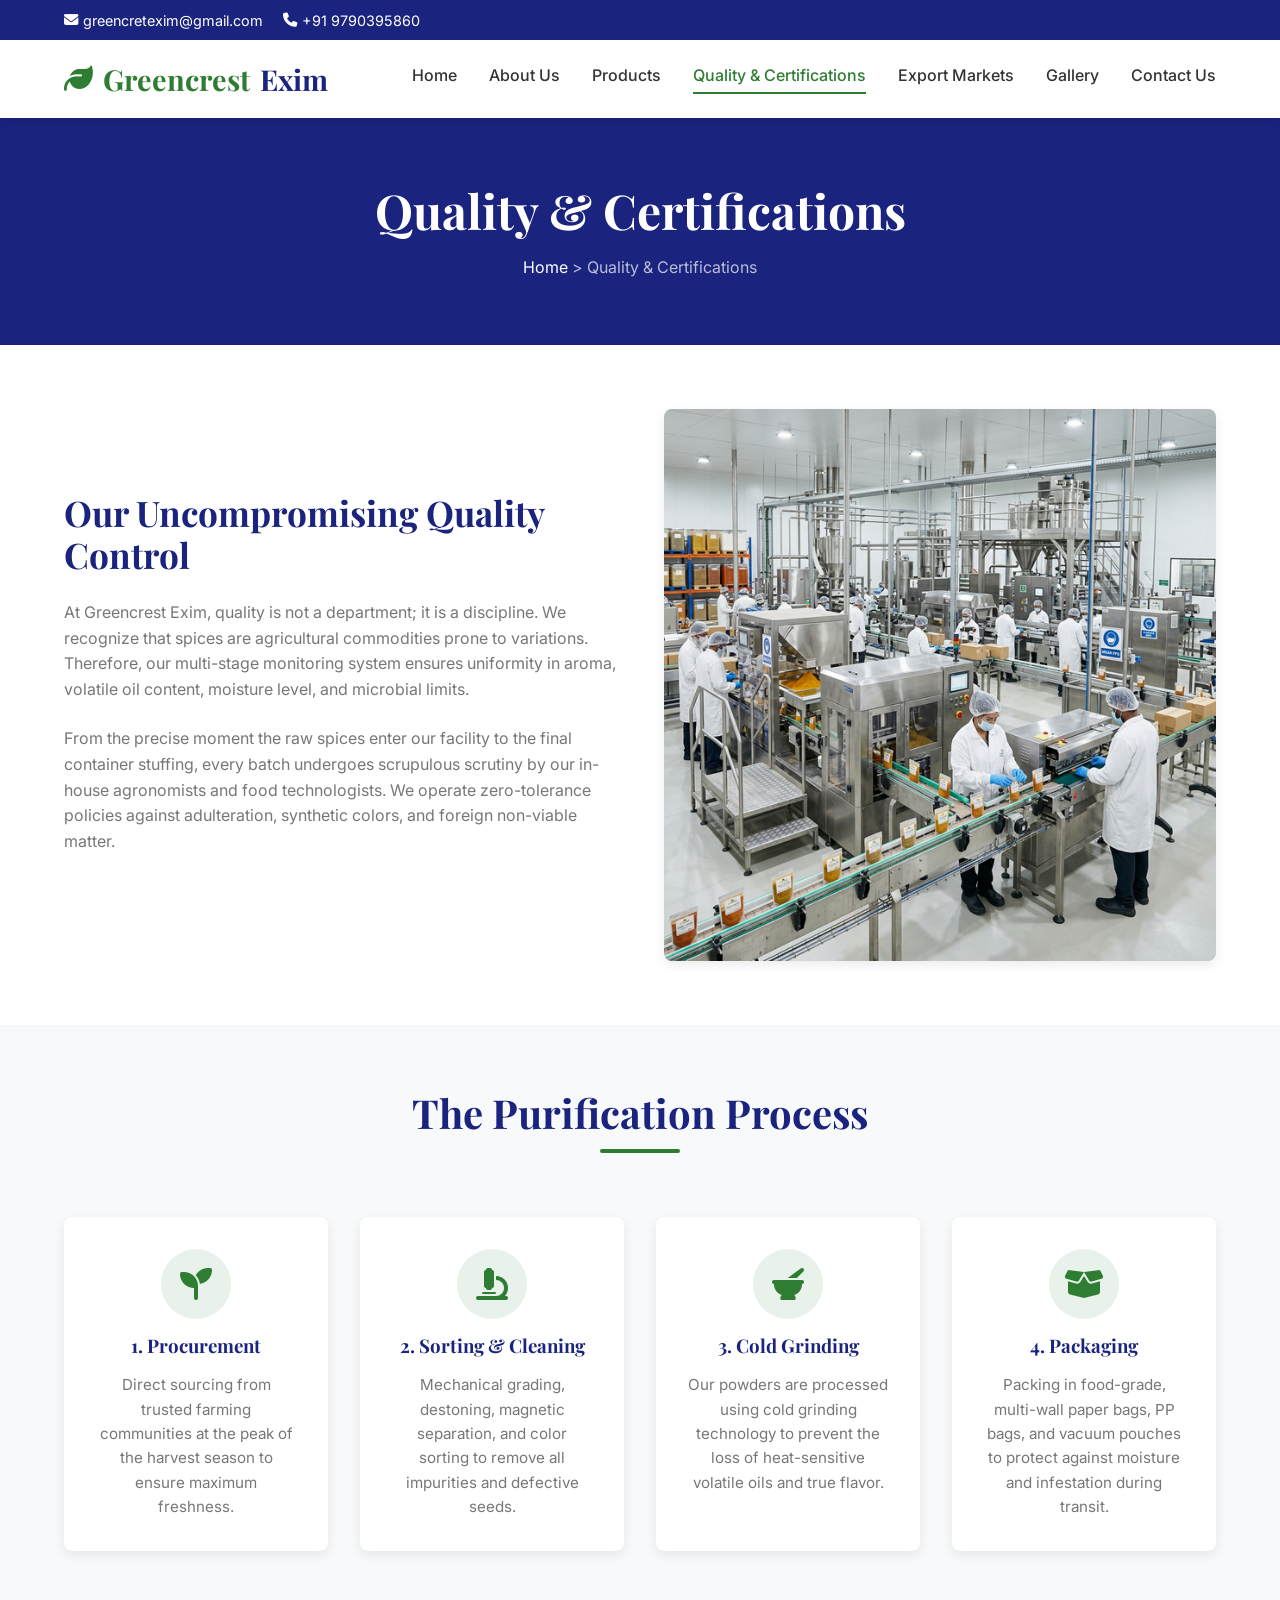
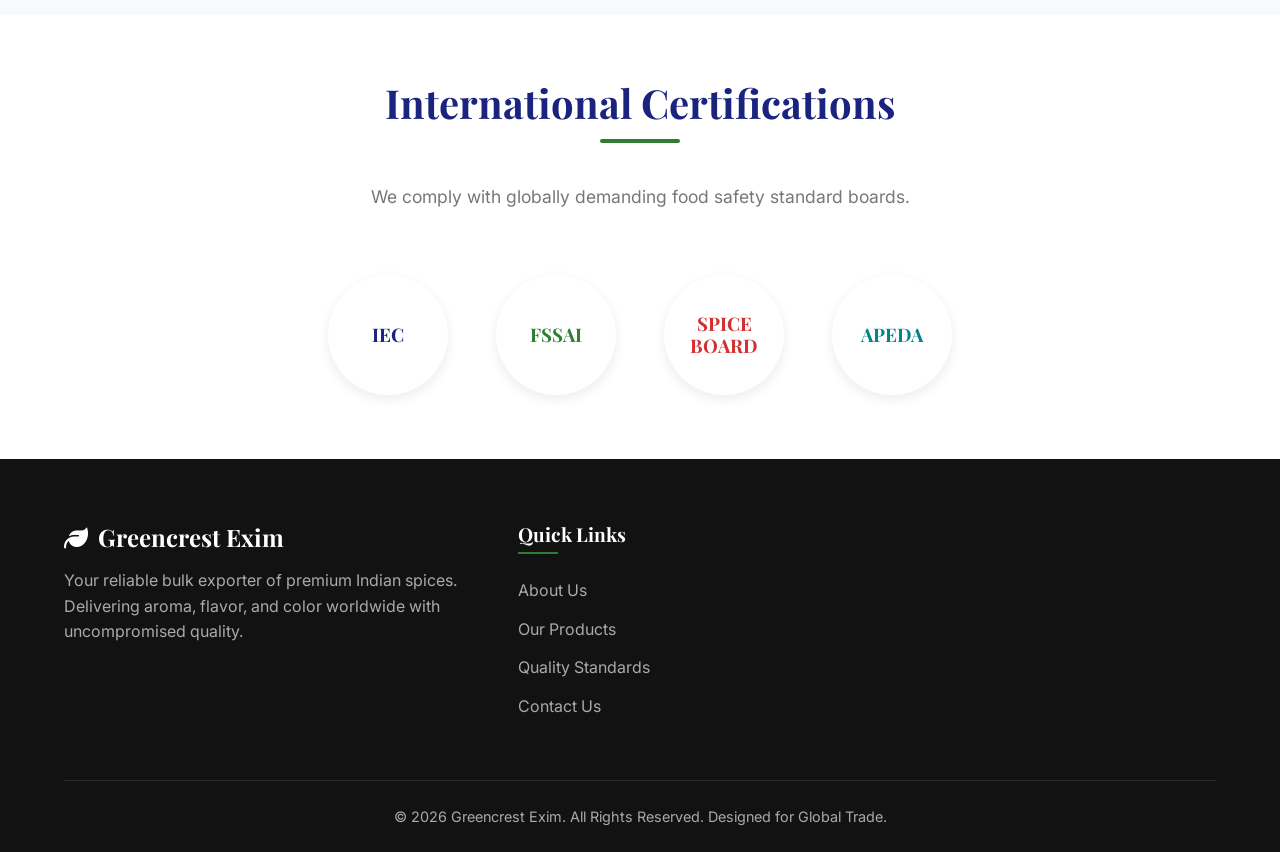
<file: quality.html>
<!DOCTYPE html>
<html lang="en">

<head>
    <meta charset="UTF-8">
    <meta name="viewport" content="width=device-width, initial-scale=1.0">
    <title>Quality & Certifications | Greencrest Exim</title>
    <!-- Google Fonts -->
    <link rel="preconnect" href="https://fonts.googleapis.com">
    <link rel="preconnect" href="https://fonts.gstatic.com" crossorigin>
    <link
        href="https://fonts.googleapis.com/css2?family=Inter:wght@300;400;500;600&family=Playfair+Display:wght@600;700&display=swap"
        rel="stylesheet">
    <!-- Font Awesome for Icons -->
    <link rel="stylesheet" href="https://cdnjs.cloudflare.com/ajax/libs/font-awesome/6.4.0/css/all.min.css">
    <!-- Custom CSS -->
    <link rel="stylesheet" href="css/style.css">
</head>

<body>

    <!-- Top Bar -->
    <div class="top-bar">
        <div class="container">
            <div class="top-bar-info">
                <span><i class="fas fa-envelope"></i> greencretexim@gmail.com</span>
                <span><i class="fas fa-phone"></i> +91 9790395860</span>
            </div>
        </div>
    </div>

    <!-- Header / Navigation -->
    <header class="header">
        <div class="container nav-container">
            <a href="index.html" class="logo">
                <i class="fas fa-leaf"></i>
                Greencrest <span>Exim</span>
            </a>

            <button class="mobile-menu-btn">
                <i class="fas fa-bars"></i>
            </button>

            <nav class="nav-links">
                <a href="index.html">Home</a>
                <a href="about.html">About Us</a>
                <a href="products.html">Products</a>
                <a href="quality.html" class="active">Quality & Certifications</a>
                <a href="markets.html">Export Markets</a>
                <a href="gallery.html">Gallery</a>
                <a href="contact.html">Contact Us</a>
            </nav>
        </div>
    </header>

    <!-- Page Header -->
    <section class="page-header">
        <div class="container">
            <h1>Quality & Certifications</h1>
            <div class="breadcrumbs">
                <a href="index.html">Home</a> &gt; Quality & Certifications
            </div>
        </div>
    </section>

    <!-- Quality Approach -->
    <section class="section">
        <div class="container">
            <div class="about-content">
                <div class="about-text">
                    <h2>Our Uncompromising Quality Control</h2>
                    <p>At Greencrest Exim, quality is not a department; it is a discipline. We recognize that spices are
                        agricultural commodities prone to variations. Therefore, our multi-stage monitoring system
                        ensures uniformity in aroma, volatile oil content, moisture level, and microbial limits.</p>
                    <p>From the precise moment the raw spices enter our facility to the final container stuffing, every
                        batch undergoes scrupulous scrutiny by our in-house agronomists and food technologists. We
                        operate zero-tolerance policies against adulteration, synthetic colors, and foreign non-viable
                        matter.</p>
                </div>
                <div class="about-image">
                    <!-- Generating packaging image next, for now use placeholder structure, I'll point to packaging.png assuming I move it -->
                    <img src="images/packaging.png" alt="Spice Quality Check Laboratory"
                        style="width: 100%; border-radius: 8px; min-height: 300px; background-color: var(--bg-light);">
                </div>
            </div>
        </div>
    </section>

    <!-- Process Steps -->
    <section class="section bg-light">
        <div class="container">
            <h2 class="section-title">The Purification Process</h2>
            <div class="features-grid" style="margin-top: 3rem;">
                <div class="feature-card">
                    <div class="feature-icon" style="margin-bottom: 1rem;"><i class="fas fa-seedling"></i></div>
                    <h3>1. Procurement</h3>
                    <p>Direct sourcing from trusted farming communities at the peak of the harvest season to ensure
                        maximum freshness.</p>
                </div>
                <div class="feature-card">
                    <div class="feature-icon" style="margin-bottom: 1rem;"><i class="fas fa-microscope"></i></div>
                    <h3>2. Sorting & Cleaning</h3>
                    <p>Mechanical grading, destoning, magnetic separation, and color sorting to remove all impurities
                        and defective seeds.</p>
                </div>
                <div class="feature-card">
                    <div class="feature-icon" style="margin-bottom: 1rem;"><i class="fas fa-mortar-pestle"></i></div>
                    <h3>3. Cold Grinding</h3>
                    <p>Our powders are processed using cold grinding technology to prevent the loss of heat-sensitive
                        volatile oils and true flavor.</p>
                </div>
                <div class="feature-card">
                    <div class="feature-icon" style="margin-bottom: 1rem;"><i class="fas fa-box-open"></i></div>
                    <h3>4. Packaging</h3>
                    <p>Packing in food-grade, multi-wall paper bags, PP bags, and vacuum pouches to protect against
                        moisture and infestation during transit.</p>
                </div>
            </div>
        </div>
    </section>

    <!-- Certifications -->
    <section class="section">
        <div class="container text-center">
            <h2 class="section-title">International Certifications</h2>
            <p class="section-subtitle">We comply with globally demanding food safety standard boards.</p>

            <div class="cert-grid" style="margin-top: 4rem;">
                <div class="cert-item">
                    <h3 style="color: var(--secondary);">IEC</h3>
                </div>
                <div class="cert-item">
                    <h3 style="color: #2e7d32;">FSSAI</h3>
                </div>
                <div class="cert-item">
                    <h3 style="color: #d32f2f;">SPICE <br>BOARD</h3>
                </div>
                <div class="cert-item">
                    <h3 style="color: #00838f;">APEDA</h3>
                </div>
            </div>
        </div>
    </section>

    <!-- Footer -->
    <footer class="footer">
        <div class="container">
            <div class="footer-grid">
                <!-- Footer omitted for brevity, it's the same structure -->
                <div class="footer-about">
                    <h3><i class="fas fa-leaf"></i> Greencrest Exim</h3>
                    <p>Your reliable bulk exporter of premium Indian spices. Delivering aroma, flavor, and color
                        worldwide with uncompromised quality.</p>
                </div>
                <div class="footer-links">
                    <h4>Quick Links</h4>
                    <ul>
                        <li><a href="about.html">About Us</a></li>
                        <li><a href="products.html">Our Products</a></li>
                        <li><a href="quality.html">Quality Standards</a></li>
                        <li><a href="contact.html">Contact Us</a></li>
                    </ul>
                </div>
            </div>
            <div class="footer-bottom">
                <p>&copy; 2026 Greencrest Exim. All Rights Reserved. Designed for Global Trade.</p>
            </div>
        </div>
    </footer>
    <script src="js/main.js"></script>
</body>

</html>
</file>
<file: css/style.css>
/* =========================================================================
   Spice Export - Global Styles
   ========================================================================= */

:root {
  /* Color Palette */
  --primary: #2e7d32;     /* Earthy Green */
  --primary-dark: #1b5e20;
  --secondary: #1a237e;   /* Navy Blue */
  --secondary-light: #534bae;
  --accent: #fbc02d;      /* Turmeric Yellow/Gold */
  --text-dark: #333333;
  --text-light: #777777;
  --bg-white: #ffffff;
  --bg-light: #f8f9fa;
  --bg-dark: #121212;

  /* Typography */
  --font-main: 'Inter', sans-serif;
  --font-heading: 'Playfair Display', serif; /* Gives a premium, corporate feel */

  /* Spacing */
  --space-sm: 0.5rem;
  --space-md: 1rem;
  --space-lg: 2rem;
  --space-xl: 4rem;

  /* Other */
  --radius: 8px;
  --shadow: 0 4px 12px rgba(0, 0, 0, 0.08);
  --shadow-hover: 0 8px 24px rgba(0, 0, 0, 0.12);
  --transition: all 0.3s ease;
}

/* =========================================================================
   Reset & Base
   ========================================================================= */
* {
  margin: 0;
  padding: 0;
  box-sizing: border-box;
}

body {
  font-family: var(--font-main);
  color: var(--text-dark);
  line-height: 1.6;
  background-color: var(--bg-white);
  overflow-x: hidden;
}

h1, h2, h3, h4, h5, h6 {
  font-family: var(--font-heading);
  color: var(--secondary);
  font-weight: 700;
  line-height: 1.2;
}

a {
  text-decoration: none;
  color: inherit;
  transition: var(--transition);
}

ul {
  list-style: none;
}

img {
  max-width: 100%;
  height: auto;
  display: block;
}

.container {
  width: 90%;
  max-width: 1200px;
  margin: 0 auto;
}

/* =========================================================================
   Typography Utilities
   ========================================================================= */
.section-title {
  text-align: center;
  font-size: 2.5rem;
  margin-bottom: var(--space-xl);
  position: relative;
  padding-bottom: var(--space-md);
}

.section-title::after {
  content: '';
  position: absolute;
  bottom: 0;
  left: 50%;
  transform: translateX(-50%);
  width: 80px;
  height: 4px;
  background-color: var(--primary);
  border-radius: 2px;
}

.section-subtitle {
  text-align: center;
  color: var(--text-light);
  font-size: 1.1rem;
  margin-top: -1.5rem;
  margin-bottom: var(--space-xl);
}

.text-center { text-align: center; }
.text-primary { color: var(--primary); }
.text-secondary { color: var(--secondary); }

/* =========================================================================
   Buttons
   ========================================================================= */
.btn {
  display: inline-block;
  padding: 0.8rem 2rem;
  border-radius: 50px; /* Pill shape for modern look */
  font-weight: 600;
  cursor: pointer;
  border: none;
  text-align: center;
  transition: var(--transition);
}

.btn-primary {
  background-color: var(--primary);
  color: var(--bg-white);
}

.btn-primary:hover {
  background-color: var(--primary-dark);
  transform: translateY(-2px);
  box-shadow: var(--shadow);
}

.btn-secondary {
  background-color: var(--secondary);
  color: var(--bg-white);
}

.btn-secondary:hover {
  background-color: var(--secondary-light);
  transform: translateY(-2px);
  box-shadow: var(--shadow);
}

.btn-outline {
  background-color: transparent;
  border: 2px solid var(--primary);
  color: var(--primary);
}

.btn-outline:hover {
  background-color: var(--primary);
  color: var(--bg-white);
}

/* =========================================================================
   Layout Sections
   ========================================================================= */
.section {
  padding: var(--space-xl) 0;
}

.bg-light {
  background-color: var(--bg-light);
}

/* =========================================================================
   Header (Global)
   ========================================================================= */
.header {
  background-color: var(--bg-white);
  box-shadow: var(--shadow);
  position: sticky;
  top: 0;
  z-index: 1000;
}

.top-bar {
  background-color: var(--secondary);
  color: var(--bg-white);
  font-size: 0.9rem;
  padding: 0.5rem 0;
}

.top-bar .container {
  display: flex;
  justify-content: space-between;
  align-items: center;
}

.top-bar-info span {
  margin-right: var(--space-md);
  display: inline-flex;
  align-items: center;
  gap: 5px;
}

.nav-container {
  display: flex;
  justify-content: space-between;
  align-items: center;
  padding: 1rem 0;
}

.logo {
  font-family: var(--font-heading);
  font-size: 1.8rem;
  font-weight: 700;
  color: var(--primary);
  display: flex;
  align-items: center;
  gap: 10px;
}

.logo span {
  color: var(--secondary);
}

.nav-links {
  display: flex;
  gap: 2rem;
}

.nav-links a {
  font-weight: 500;
  color: var(--text-dark);
  position: relative;
  padding-bottom: 5px;
}

.nav-links a::after {
  content: '';
  position: absolute;
  bottom: 0;
  left: 0;
  width: 0;
  height: 2px;
  background-color: var(--primary);
  transition: var(--transition);
}

.nav-links a:hover::after,
.nav-links a.active::after {
  width: 100%;
}

.nav-links a.active {
  color: var(--primary);
}

.mobile-menu-btn {
  display: none;
  background: none;
  border: none;
  font-size: 1.5rem;
  color: var(--secondary);
  cursor: pointer;
}

/* =========================================================================
   Hero Section
   ========================================================================= */
.hero {
  height: 80vh;
  min-height: 600px;
  background-size: cover;
  background-position: center;
  background-attachment: fixed; /* Parallax effect */
  position: relative;
  display: flex;
  align-items: center;
}

.hero::before {
  content: '';
  position: absolute;
  top: 0;
  left: 0;
  width: 100%;
  height: 100%;
  background: linear-gradient(to right, rgba(26, 35, 126, 0.8), rgba(46, 125, 50, 0.4));
}

.hero-content {
  position: relative;
  z-index: 10;
  color: var(--bg-white);
  max-width: 600px;
}

.hero-content h1 {
  font-size: 4rem;
  color: var(--bg-white);
  margin-bottom: var(--space-md);
  text-shadow: 2px 2px 4px rgba(0,0,0,0.5);
}

.hero-content p {
  font-size: 1.2rem;
  margin-bottom: var(--space-lg);
  opacity: 0.9;
}

.hero-tags {
  display: flex;
  gap: 1rem;
  margin-bottom: var(--space-lg);
}

.hero-tag {
  background: rgba(255, 255, 255, 0.2);
  backdrop-filter: blur(5px);
  padding: 0.5rem 1rem;
  border-radius: 4px;
  font-size: 0.9rem;
  display: flex;
  align-items: center;
  gap: 5px;
}

/* =========================================================================
   Product Cards
   ========================================================================= */
.product-grid {
  display: grid;
  grid-template-columns: repeat(auto-fit, minmax(280px, 1fr));
  gap: 2rem;
}

.product-card {
  background: var(--bg-white);
  border-radius: var(--radius);
  overflow: hidden;
  box-shadow: var(--shadow);
  transition: var(--transition);
  height: 100%;
  display: flex;
  flex-direction: column;
}

.product-card:hover {
  transform: translateY(-10px);
  box-shadow: var(--shadow-hover);
}

.product-img {
  height: 200px;
  overflow: hidden;
}

.product-img img {
  width: 100%;
  height: 100%;
  object-fit: cover;
  transition: transform 0.5s ease;
}

.product-card:hover .product-img img {
  transform: scale(1.1);
}

.product-info {
  padding: 1.5rem;
  flex-grow: 1;
  display: flex;
  flex-direction: column;
}

.product-info h3 {
  font-size: 1.4rem;
  margin-bottom: 0.5rem;
}

.product-grade {
  font-size: 0.85rem;
  color: var(--primary);
  font-weight: 600;
  margin-bottom: 0.8rem;
}

.product-info p {
  color: var(--text-light);
  font-size: 0.95rem;
  margin-bottom: 1.5rem;
  flex-grow: 1;
}

/* =========================================================================
   Features / Why Choose Us
   ========================================================================= */
.features-grid {
  display: grid;
  grid-template-columns: repeat(auto-fit, minmax(250px, 1fr));
  gap: 2rem;
}

.feature-card {
  text-align: center;
  padding: 2rem;
  background: var(--bg-white);
  border-radius: var(--radius);
  box-shadow: var(--shadow);
  transition: var(--transition);
}

.feature-card:hover {
  transform: translateY(-5px);
  box-shadow: var(--shadow-hover);
}

.feature-icon {
  width: 70px;
  height: 70px;
  background-color: rgba(46, 125, 50, 0.1);
  color: var(--primary);
  border-radius: 50%;
  display: flex;
  align-items: center;
  justify-content: center;
  font-size: 2rem;
  margin: 0 auto 1.5rem;
  transition: var(--transition);
}

.feature-card:hover .feature-icon {
  background-color: var(--primary);
  color: var(--bg-white);
}

.feature-card h3 {
  margin-bottom: 1rem;
}

.feature-card p {
  color: var(--text-light);
  font-size: 0.95rem;
}

/* =========================================================================
   Certifications
   ========================================================================= */
.cert-grid {
  display: flex;
  justify-content: center;
  flex-wrap: wrap;
  gap: 3rem;
  align-items: center;
}

.cert-item {
  width: 120px;
  height: 120px;
  display: flex;
  align-items: center;
  justify-content: center;
  background: #fff;
  border-radius: 50%;
  box-shadow: var(--shadow);
  padding: 1.5rem;
  transition: var(--transition);
}

.cert-item:hover {
  transform: scale(1.1);
  box-shadow: var(--shadow-hover);
}

/* =========================================================================
   Gallery
   ========================================================================= */
.gallery-grid {
  display: grid;
  grid-template-columns: repeat(auto-fill, minmax(300px, 1fr));
  gap: 1.5rem;
}

.gallery-item {
  position: relative;
  border-radius: var(--radius);
  overflow: hidden;
  height: 250px;
}

.gallery-item img {
  width: 100%;
  height: 100%;
  object-fit: cover;
  transition: transform 0.5s ease;
}

.gallery-overlay {
  position: absolute;
  top: 0;
  left: 0;
  width: 100%;
  height: 100%;
  background: rgba(26, 35, 126, 0.7);
  display: flex;
  align-items: center;
  justify-content: center;
  opacity: 0;
  transition: var(--transition);
  color: var(--bg-white);
  font-family: var(--font-heading);
  font-size: 1.5rem;
}

.gallery-item:hover img {
  transform: scale(1.1);
}

.gallery-item:hover .gallery-overlay {
  opacity: 1;
}

/* =========================================================================
   Contact Form
   ========================================================================= */
.contact-container {
  display: grid;
  grid-template-columns: 1fr 1fr;
  gap: 3rem;
  background: var(--bg-white);
  border-radius: var(--radius);
  box-shadow: var(--shadow);
  overflow: hidden;
}

.contact-info {
  background: var(--secondary);
  color: var(--bg-white);
  padding: 3rem;
}

.contact-info h3 {
  color: var(--bg-white);
  margin-bottom: 2rem;
  font-size: 2rem;
}

.contact-detail {
  display: flex;
  align-items: flex-start;
  gap: 1rem;
  margin-bottom: 1.5rem;
}

.contact-detail i {
  font-size: 1.2rem;
  color: var(--accent);
  margin-top: 5px;
}

.contact-form {
  padding: 3rem;
}

.form-group {
  margin-bottom: 1.5rem;
}

.form-group label {
  display: block;
  margin-bottom: 0.5rem;
  font-weight: 500;
  color: var(--text-dark);
}

.form-control {
  width: 100%;
  padding: 0.8rem 1rem;
  border: 1px solid #ddd;
  border-radius: 4px;
  font-family: inherit;
  font-size: 1rem;
  transition: border-color 0.3s;
}

.form-control:focus {
  outline: none;
  border-color: var(--primary);
  box-shadow: 0 0 0 3px rgba(46, 125, 50, 0.1);
}

textarea.form-control {
  resize: vertical;
  min-height: 120px;
}

/* =========================================================================
   Footer
   ========================================================================= */
.footer {
  background-color: var(--bg-dark);
  color: #aaaaaa;
  padding: 4rem 0 0 0;
}

.footer-grid {
  display: grid;
  grid-template-columns: 2fr 1fr 1fr 1fr;
  gap: 2rem;
  margin-bottom: 3rem;
}

.footer-about h3 {
  color: var(--bg-white);
  font-family: var(--font-heading);
  font-size: 1.5rem;
  margin-bottom: 1rem;
  display: flex;
  align-items: center;
  gap: 10px;
}

.footer-about p {
  margin-bottom: 1.5rem;
}

.social-links {
  display: flex;
  gap: 1rem;
}

.social-links a {
  width: 40px;
  height: 40px;
  border-radius: 50%;
  background: rgba(255,255,255,0.1);
  display: flex;
  align-items: center;
  justify-content: center;
  color: var(--bg-white);
  transition: var(--transition);
}

.social-links a:hover {
  background: var(--primary);
  transform: translateY(-3px);
}

.footer-links h4 {
  color: var(--bg-white);
  font-size: 1.2rem;
  margin-bottom: 1.5rem;
  position: relative;
  padding-bottom: 0.5rem;
}

.footer-links h4::after {
  content: '';
  position: absolute;
  bottom: 0;
  left: 0;
  width: 40px;
  height: 2px;
  background: var(--primary);
}

.footer-links ul li {
  margin-bottom: 0.8rem;
}

.footer-links ul li a {
  display: flex;
  align-items: center;
  gap: 8px;
  transition: var(--transition);
}

.footer-links ul li a:hover {
  color: var(--accent);
  padding-left: 5px;
}

.footer-bottom {
  border-top: 1px solid rgba(255,255,255,0.1);
  padding: 1.5rem 0;
  text-align: center;
  font-size: 0.9rem;
}

/* =========================================================================
   WhatsApp Floating Button
   ========================================================================= */
.whatsapp-float {
  position: fixed;
  width: 60px;
  height: 60px;
  bottom: 40px;
  right: 40px;
  background-color: #25d366;
  color: #FFF;
  border-radius: 50px;
  text-align: center;
  font-size: 30px;
  box-shadow: 2px 2px 10px rgba(0,0,0,0.2);
  z-index: 100;
  display: flex;
  align-items: center;
  justify-content: center;
  transition: var(--transition);
}

.whatsapp-float:hover {
  background-color: #1ebe57;
  transform: scale(1.1);
  color: #fff;
}

/* =========================================================================
   About Page Specific
   ========================================================================= */
.page-header {
  background-color: var(--secondary);
  color: var(--bg-white);
  padding: 4rem 0;
  text-align: center;
}

.page-header h1 {
  color: var(--bg-white);
  font-size: 3rem;
  margin-bottom: 1rem;
}

.page-header .breadcrumbs {
  color: rgba(255,255,255,0.7);
}

.page-header .breadcrumbs a {
  color: var(--bg-white);
}

.about-content {
  display: grid;
  grid-template-columns: 1fr 1fr;
  gap: 3rem;
  align-items: center;
}

.about-text h2 {
  font-size: 2.2rem;
  margin-bottom: 1.5rem;
}

.about-text p {
  margin-bottom: 1.5rem;
  color: var(--text-light);
}

.about-image img {
  border-radius: var(--radius);
  box-shadow: var(--shadow);
}

/* =========================================================================
   Responsive Design
   ========================================================================= */
@media (max-width: 992px) {
  .hero-content h1 {
    font-size: 3rem;
  }
  .contact-container {
    grid-template-columns: 1fr;
  }
  .about-content {
    grid-template-columns: 1fr;
  }
}

@media (max-width: 768px) {
  .top-bar {
    display: none;
  }
  
  .nav-links {
    position: absolute;
    top: 100%;
    left: 0;
    width: 100%;
    background: var(--bg-white);
    flex-direction: column;
    padding: 2rem;
    gap: 1.5rem;
    box-shadow: var(--shadow);
    transform: translateY(-150%);
    opacity: 0;
    visibility: hidden;
    transition: var(--transition);
  }
  
  .nav-links.active {
    transform: translateY(0);
    opacity: 1;
    visibility: visible;
  }
  
  .mobile-menu-btn {
    display: block;
  }

  .footer-grid {
    grid-template-columns: 1fr;
  }

  .hero-content h1 {
    font-size: 2.5rem;
  }

  .section-title {
    font-size: 2rem;
  }
}

@media (max-width: 480px) {
  .hero-tags {
    flex-direction: column;
  }
  .whatsapp-float {
    bottom: 20px;
    right: 20px;
  }
}
</file>
